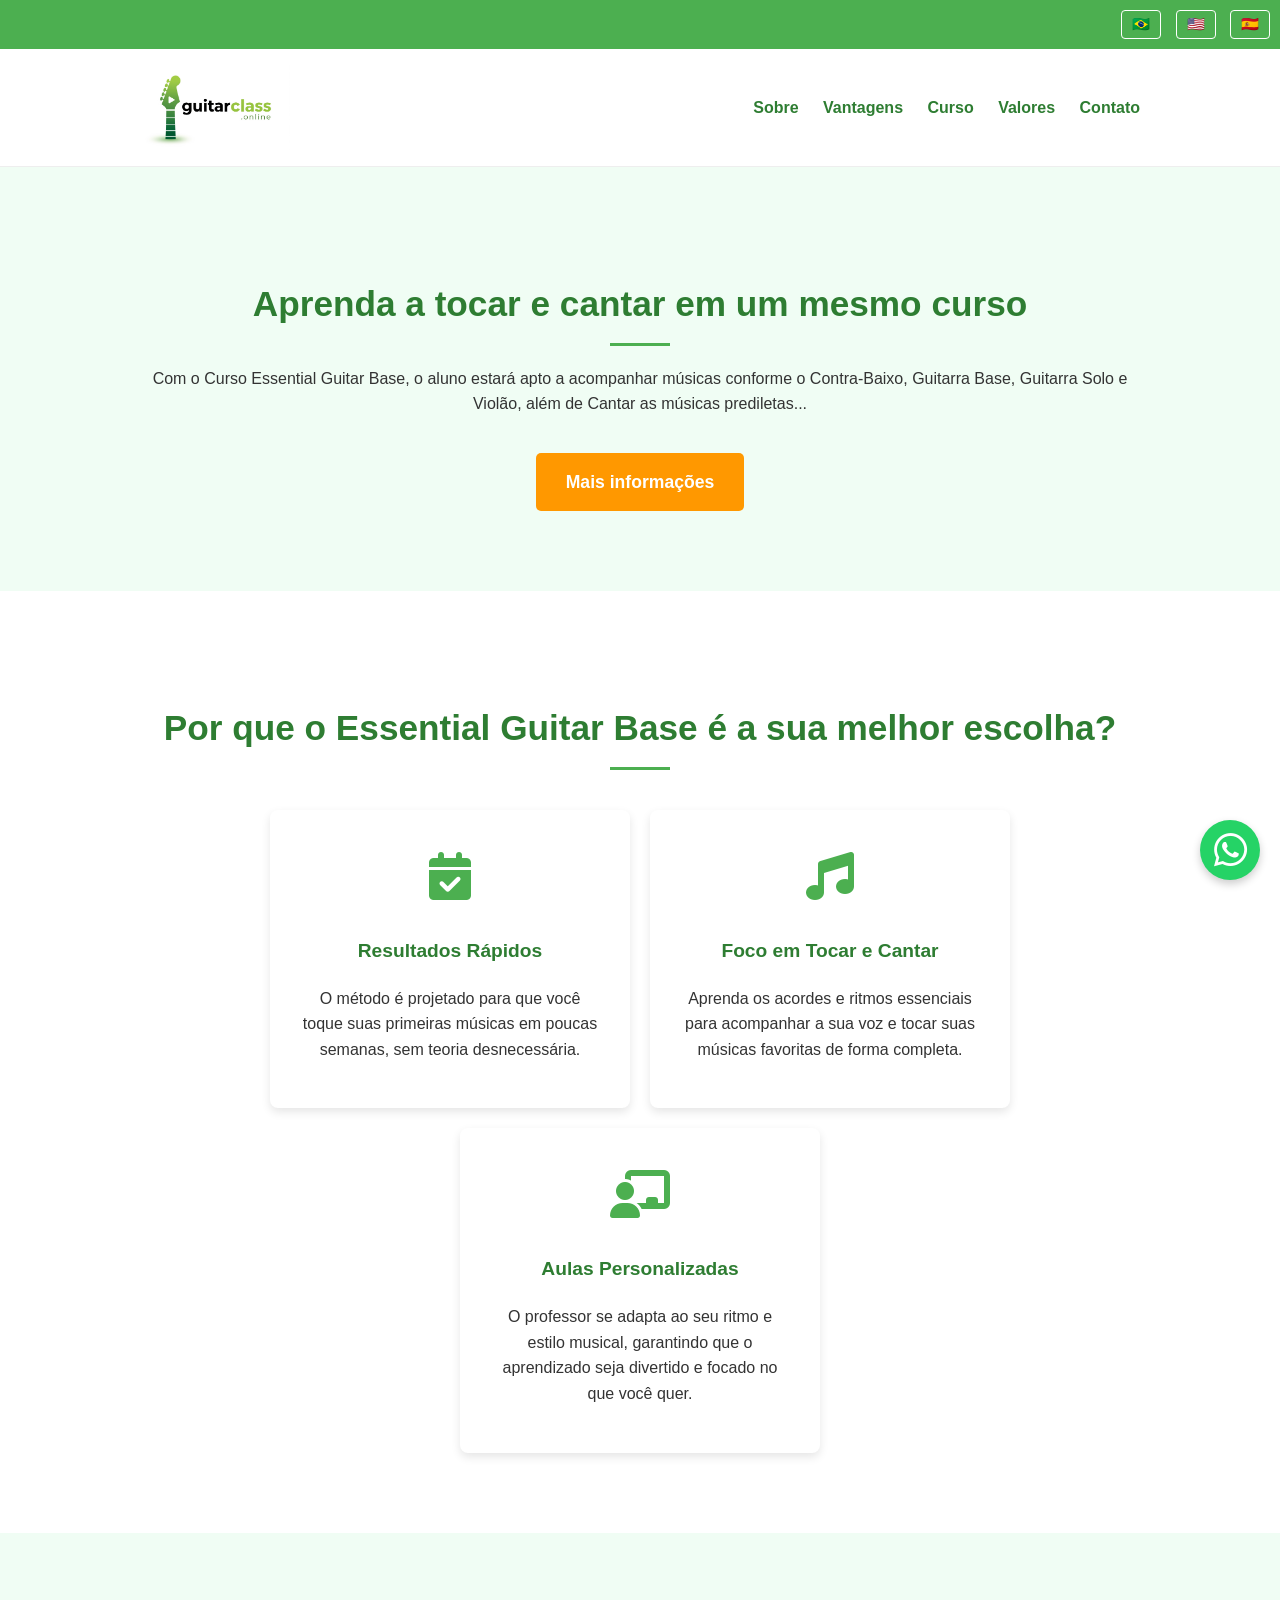
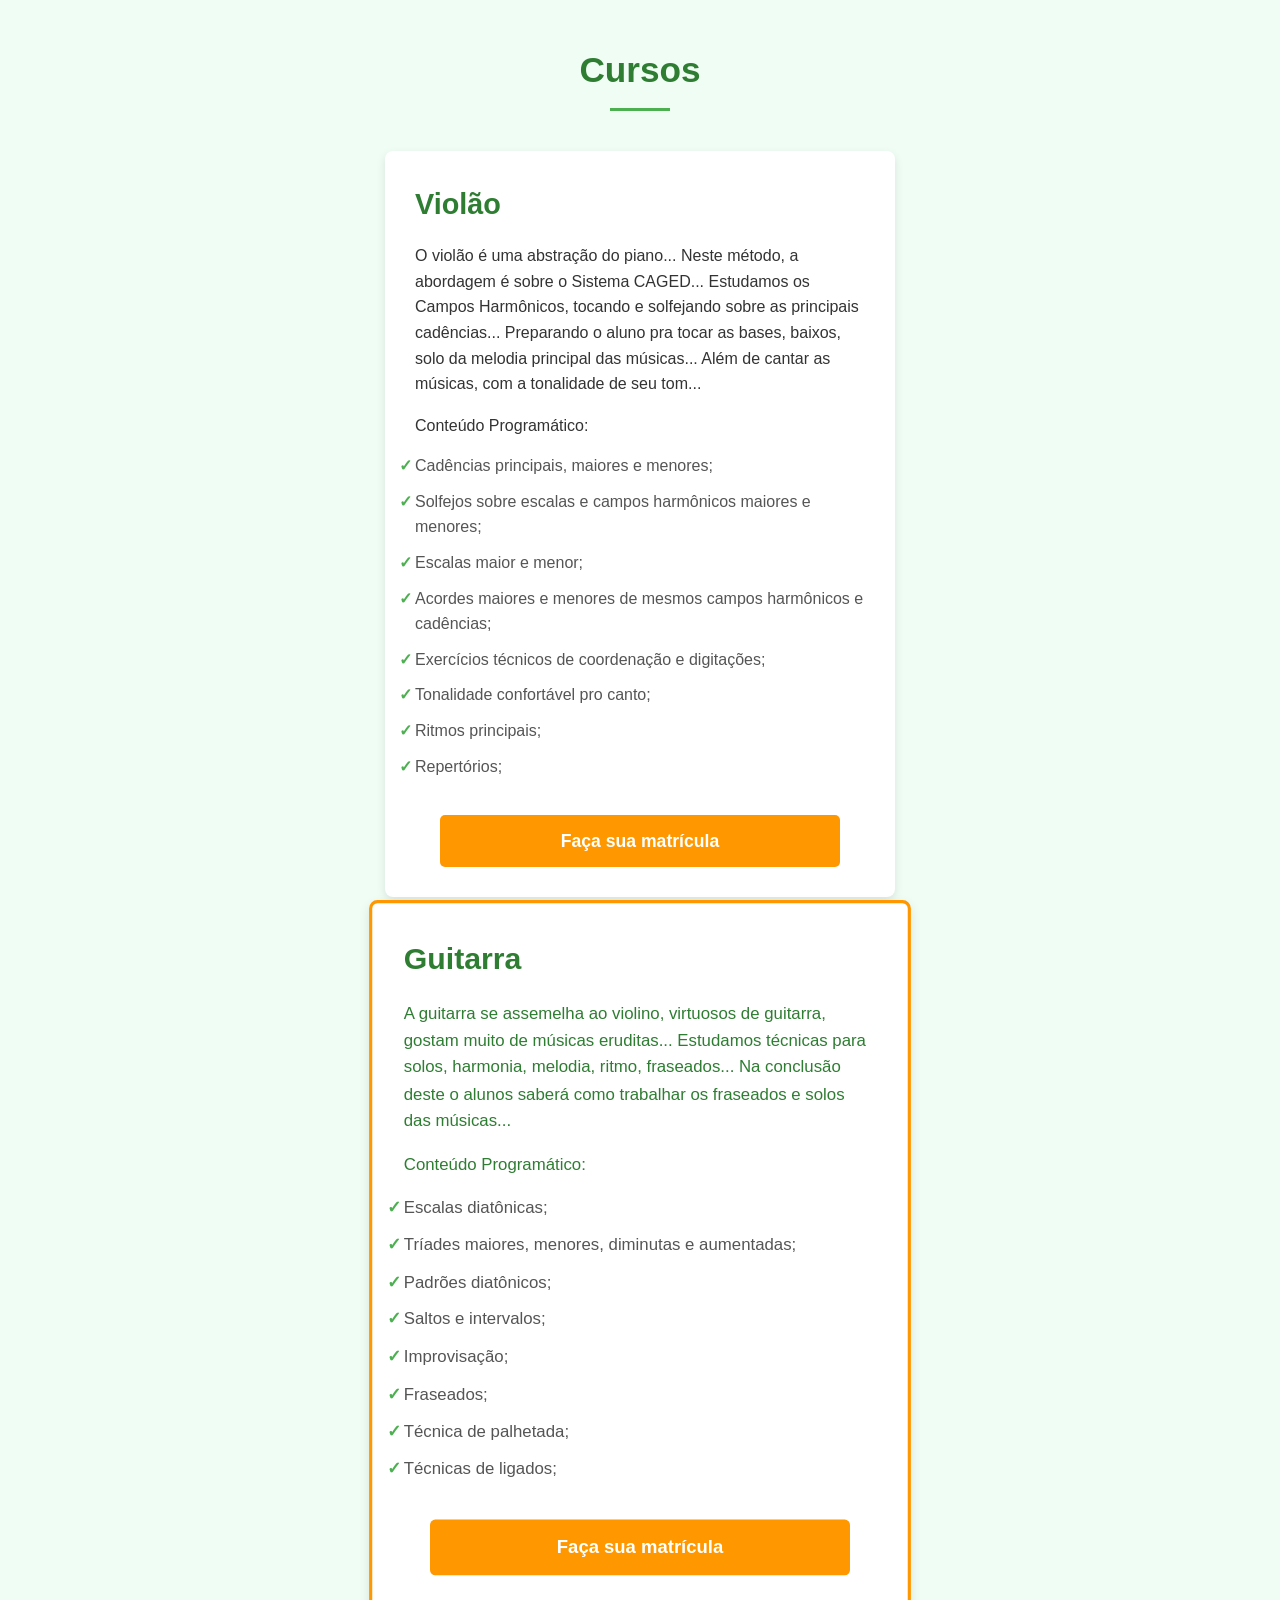
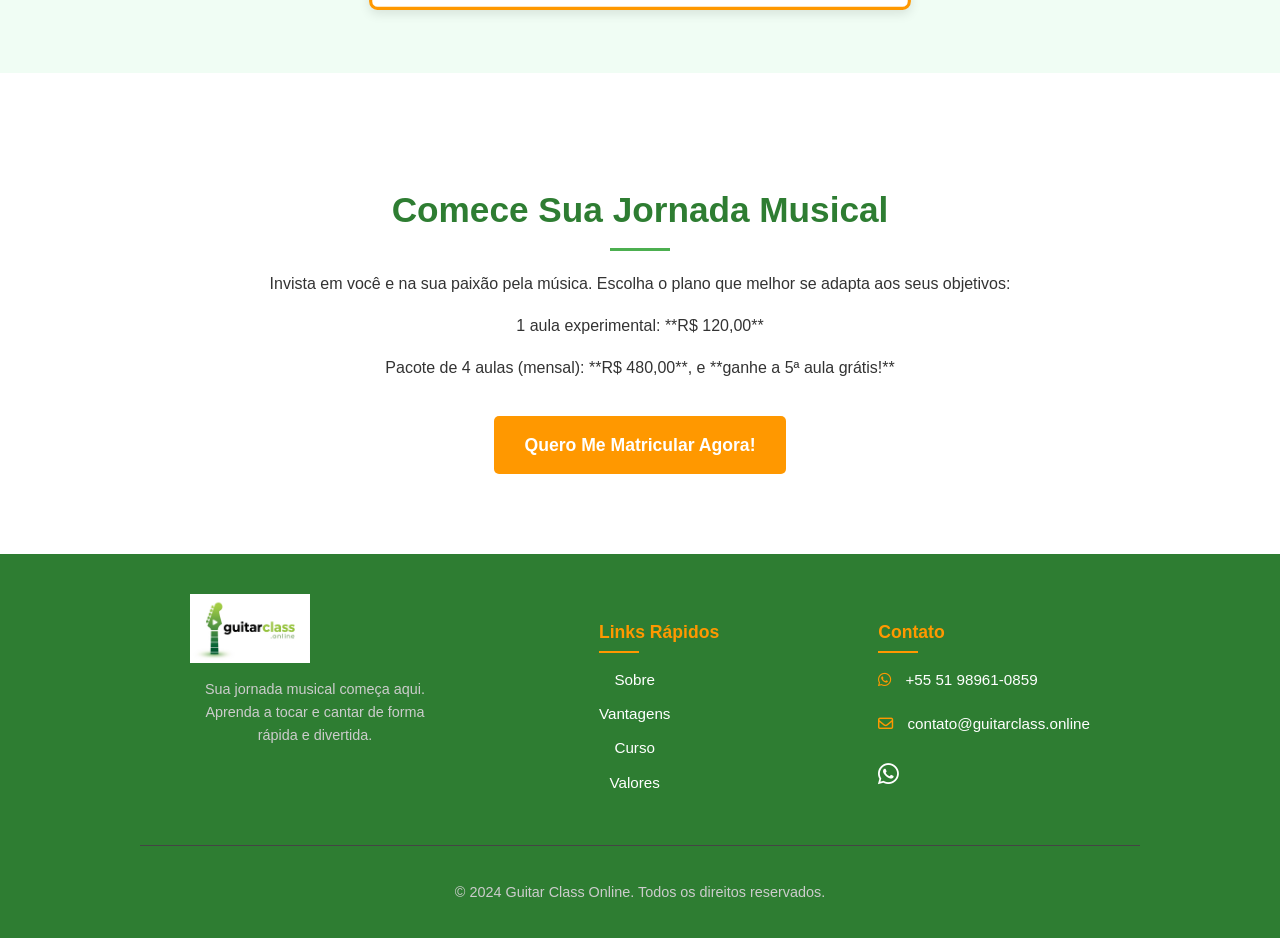
<file: v1/index.html>
<!DOCTYPE html>
<html lang="pt">
<head>
    <meta charset="UTF-8">
    <meta name="viewport" content="width=device-width, initial-scale=1.0">
    <title>Guitar Class Online - Aprenda a Tocar e Cantar</title>

    <link rel="icon" href="favicon.ico" type="image/x-icon">
    <link rel="shortcut icon" href="favicon.png" type="image/png">
    <link rel="stylesheet" href="https://cdnjs.cloudflare.com/ajax/libs/font-awesome/6.4.0/css/all.min.css">

    <style>
        :root {
            --primary-color: #4CAF50;
            --secondary-color: #66BB6A;
            --dark-color: #2e7d32;
            --text-color: #333;
            --background-color: #f0fdf4;
            --card-background: #fff;
            --accent-color: #ff9800;
        }

        body {
            font-family: 'Arial', sans-serif;
            margin: 0;
            padding: 0;
            background-color: var(--background-color);
            color: var(--text-color);
            line-height: 1.6;
        }

        .container {
            max-width: 1000px;
            margin: 0 auto;
            padding: 0 20px;
        }

        /* --- Estilos do Novo Cabeçalho --- */
        .main-header {
            background-color: var(--card-background);
            padding: 1rem 20px;
            border-bottom: 1px solid #eee;
            display: flex;
            justify-content: space-between;
            align-items: center;
        }

        .main-header .logo {
            max-width: 150px;
            height: auto;
            display: block;
        }

        .main-header nav a {
            color: var(--dark-color);
            margin-left: 20px;
            text-decoration: none;
            font-weight: bold;
            transition: color 0.3s ease;
        }

        .main-header nav a:hover {
            color: var(--primary-color);
        }

        /* Estilos do Menu Hamburguer */
        .menu-toggle {
            display: none;
            background: none;
            border: none;
            cursor: pointer;
            font-size: 1.5rem;
            color: var(--dark-color);
        }

        .menu-close {
            display: none; /* Esconde o botão de fechar por padrão */
            background: none;
            border: none;
            cursor: pointer;
            font-size: 1.5rem;
            color: var(--dark-color);
            position: absolute;
            top: 20px;
            right: 20px;
        }

        /* Estilos para telas pequenas (Mobile) */
        @media (max-width: 768px) {
            .main-header .container {
                justify-content: space-between;
                align-items: center;
            }

            .main-header nav {
                display: none;
                flex-direction: column;
                position: fixed;
                top: 0;
                right: 0;
                width: 70%;
                max-width: 300px;
                height: 100%;
                background-color: var(--card-background);
                box-shadow: -2px 0 5px rgba(0,0,0,0.2);
                padding-top: 60px;
                z-index: 1001;
                transition: transform 0.3s ease-in-out;
                transform: translateX(100%);
            }

            .main-header nav.open {
                display: flex;
                transform: translateX(0);
            }

            .main-header nav a {
                margin: 0;
                padding: 15px 20px;
                border-bottom: 1px solid #eee;
                width: 100%;
                text-align: left;
            }

            .main-header nav a:last-child {
                border-bottom: none;
            }

            .menu-toggle {
                display: block;
            }
            
            .main-header nav.open .menu-close {
                display: block;
            }
        }
        
        /* --- Fim dos Estilos do Novo Cabeçalho --- */

        section {
            padding: 80px 0;
            text-align: center;
        }

        section:nth-child(even) {
            background-color: #fff;
        }

        section h2 {
            font-size: 2.2rem;
            margin-bottom: 20px;
            color: var(--dark-color);
            position: relative;
        }

        section h2::after {
            content: '';
            display: block;
            width: 60px;
            height: 3px;
            background: var(--primary-color);
            margin: 10px auto 0;
        }

        .cta-button {
            background-color: var(--accent-color);
            color: #fff;
            padding: 15px 30px;
            text-decoration: none;
            border-radius: 5px;
            font-size: 1.1rem;
            font-weight: bold;
            margin-top: 20px;
            display: inline-block;
            transition: background-color 0.3s ease, transform 0.3s ease;
        }

        .cta-button:hover {
            background-color: #f57c00;
            transform: scale(1.05);
        }

        .usp-grid {
            display: flex;
            justify-content: center;
            flex-wrap: wrap;
            gap: 20px;
            margin-top: 40px;
        }

        .usp-card {
            background: var(--card-background);
            border-radius: 8px;
            box-shadow: 0 4px 10px rgba(0,0,0,0.1);
            padding: 30px;
            max-width: 300px;
            text-align: center;
            transition: transform 0.3s ease;
        }
        
        .usp-card:hover {
            transform: translateY(-5px);
        }

        .usp-card .icon {
            font-size: 3rem;
            color: var(--primary-color);
            margin-bottom: 15px;
        }

        .usp-card h3 {
            font-size: 1.2rem;
            color: var(--dark-color);
        }

        .course-grid {
            display: flex;
            justify-content: center;
            flex-wrap: wrap;
            gap: 20px;
            margin-top: 40px;
        }

        .course-card {
            background: var(--card-background);
            border-radius: 8px;
            box-shadow: 0 4px 10px rgba(0,0,0,0.1);
            padding: 30px;
            max-width: 450px;
            text-align: left;
            transition: transform 0.3s ease, box-shadow 0.3s ease;
            display: flex;
            flex-direction: column;
            justify-content: space-between;
        }

        .course-card:hover {
            transform: translateY(-10px);
            box-shadow: 0 8px 20px rgba(0,0,0,0.15);
        }
        
        .course-card-highlighted {
            background-color: var(--card-background); 
            border: 3px solid var(--accent-color);
            transform: scale(1.05);
        }

        .course-card-highlighted h3, .course-card-highlighted p, .course-card-highlighted b {
            color: var(--dark-color); 
        }
        
        .course-card-highlighted ul li, .course-card-highlighted li {
            color: var(--text-color); 
        }

        .course-card-highlighted h3 {
            color: var(--primary-color);
        }
        
        .course-card-highlighted ul li::before {
            color: var(--primary-color); 
        }
        
        .course-card h3 {
            color: var(--dark-color);
            font-size: 1.8rem;
            margin-top: 0;
            margin-bottom: 10px;
        }

        .course-card p {
            font-size: 1rem;
            margin-bottom: 15px;
        }

        .course-card ul {
            list-style: none;
            padding: 0;
            margin-top: 15px;
        }

        .course-card ul li {
            margin-bottom: 10px;
            font-size: 1rem;
            color: #555;
            text-align: left;
        }
        
        .course-card ul li b {
            color: var(--dark-color);
        }
        
        .course-card-highlighted ul li b {
            color: var(--dark-color); 
        }

        .course-card ul li::before {
            content: '✓';
            color: var(--primary-color);
            font-weight: bold;
            display: inline-block;
            width: 1em;
            margin-left: -1em;
        }
        
        .course-card-button {
            margin-top: auto; 
            display: block;
            text-align: center;
        }
        
        .course-card-button .cta-button {
            margin-top: 20px;
            width: 80%;
            padding: 12px 20px;
        }

        .language-switcher {
            text-align: right;
            padding: 10px;
            background-color: var(--primary-color);
        }

        .language-switcher button {
            background: none;
            border: 1px solid #fff;
            color: #fff;
            cursor: pointer;
            margin-left: 10px;
            font-size: 0.9rem;
            padding: 5px 10px;
            border-radius: 4px;
            transition: background-color 0.3s ease;
        }

        .language-switcher button:hover {
            background-color: var(--dark-color);
        }

        .whatsapp-button {
            position: fixed;
            bottom: 20px;
            right: 20px;
            background-color: #25d366;
            color: #fff;
            border-radius: 50%;
            width: 60px;
            height: 60px;
            display: flex;
            align-items: center;
            justify-content: center;
            font-size: 38px;
            box-shadow: 0 4px 8px rgba(0, 0, 0, 0.2);
            z-index: 1000;
            text-decoration: none;
            transition: transform 0.3s ease;
        }

        .whatsapp-button:hover {
            transform: scale(1.1);
        }

        /* --- Início dos Estilos do Novo Rodapé --- */
        footer {
            background-color: var(--dark-color);
            color: #fff;
            padding: 40px 0 20px;
        }

        footer .container {
            display: flex;
            flex-direction: column;
            align-items: center;
            text-align: center;
        }

        .footer-content {
            display: flex;
            justify-content: space-between;
            align-items: flex-start;
            width: 100%;
            max-width: 900px;
            flex-wrap: wrap;
            gap: 30px;
        }

        .footer-logo img {
            max-width: 120px;
            margin-bottom: 15px;
        }

        .footer-logo p {
            font-size: 0.9rem;
            max-width: 250px;
            color: #ccc;
            margin: 0;
        }
        
        .footer-section {
            display: flex;
            flex-direction: column;
            align-items: flex-start;
        }
        
        .footer-section h4 {
            color: var(--accent-color);
            font-size: 1.1rem;
            margin-bottom: 15px;
            position: relative;
        }

        .footer-section h4::after {
            content: '';
            display: block;
            width: 40px;
            height: 2px;
            background: var(--accent-color);
            margin-top: 5px;
        }

        .footer-section .footer-nav, .footer-section .contact-info, .footer-section .social-links {
            list-style: none;
            padding: 0;
            margin: 0;
        }

        .footer-section .footer-nav a, .footer-section .contact-info a {
            color: #fff;
            text-decoration: none;
            transition: color 0.3s ease;
            display: block;
            margin-bottom: 10px;
            font-size: 0.95rem;
        }

        .footer-section .footer-nav a:hover, .footer-section .contact-info a:hover {
            color: var(--accent-color);
        }

        .contact-info li {
            display: flex;
            align-items: center;
            margin-bottom: 10px;
        }
        
        .contact-info li i {
            margin-right: 10px;
            color: var(--accent-color);
        }

        .social-links {
            display: flex;
            gap: 15px;
            margin-top: 10px;
        }

        .social-links a {
            color: #fff;
            font-size: 1.5rem;
            transition: color 0.3s ease, transform 0.3s ease;
        }

        .social-links a:hover {
            color: var(--accent-color);
            transform: scale(1.1);
        }

        .footer-bottom {
            margin-top: 40px;
            padding-top: 20px;
            border-top: 1px solid #444;
            width: 100%;
            text-align: center;
        }
        
        .footer-bottom .copyright {
            font-size: 0.9rem;
            color: #ccc;
        }

        @media (max-width: 768px) {
            .footer-content {
                flex-direction: column;
                align-items: center;
            }

            .footer-section {
                align-items: center;
                width: 100%;
            }
            
            .footer-section h4::after {
                margin: 5px auto 0;
            }
            
            .footer-logo {
                text-align: center;
            }
            
            .footer-section .footer-nav a, .footer-section .contact-info a {
                text-align: center;
            }
        }
        /* --- Fim dos Estilos do Novo Rodapé --- */
    </style>
</head>
<body>

    <div class="language-switcher">
        <button onclick="changeLanguage('pt')">🇧🇷</button>
        <button onclick="changeLanguage('en')">🇺🇸</button>
        <button onclick="changeLanguage('es')">🇪🇸</button>
    </div>

    <header class="main-header">
        <div class="container" style="display: flex; justify-content: space-between; align-items: center; width: 100%;">
            <a href="#"><img src="logo.png" alt="Logotipo Guitar Class Online" class="logo"></a>
            <button class="menu-toggle" id="menu-toggle" aria-label="Toggle navigation">
                <i class="fas fa-bars"></i>
            </button>
            <nav id="main-nav">
                <button class="menu-close" id="menu-close" aria-label="Close navigation">
                    <i class="fas fa-times"></i>
                </button>
                <a href="#about" class="nav-link" data-lang-key="nav_about">Sobre</a>
                <a href="#usp" class="nav-link" data-lang-key="nav_usp">Vantagens</a>
                <a href="#courses" class="nav-link" data-lang-key="nav_courses">Curso</a>
                <a href="#pricing" class="nav-link" data-lang-key="nav_pricing">Valores</a>
                <a href="#contact" class="nav-link" data-lang-key="nav_contact">Contato</a>
            </nav>
        </div>
    </header>

    <section id="about">
        <div class="container">
            <h2 data-lang-key="about_title">Aprenda a tocar e cantar em um mesmo curso</h2>
            <p data-lang-key="about_text">Com o Curso Essential Guitar Base, o aluno estará apto a acompanhar músicas conforme o Contra-Baixo, Guitarra Base, Guitarra Solo e Violão, além de Cantar as músicas prediletas...</p>
            <a href="#courses" class="cta-button" data-lang-key="hero_cta">Mais informações</a>
        </div>
    </section>

    <section id="usp">
        <div class="container">
            <h2 data-lang-key="usp_title">Por que o Essential Guitar Base é a sua melhor escolha?</h2>
            <div class="usp-grid">
                <div class="usp-card">
                    <div class="icon"><i class="fas fa-calendar-check"></i></div>
                    <h3 data-lang-key="usp_1_title">Resultados Rápidos</h3>
                    <p data-lang-key="usp_1_text">O método é projetado para que você toque suas primeiras músicas em poucas semanas, sem teoria desnecessária.</p>
                </div>
                <div class="usp-card">
                    <div class="icon"><i class="fas fa-music"></i></div>
                    <h3 data-lang-key="usp_2_title">Foco em Tocar e Cantar</h3>
                    <p data-lang-key="usp_2_text">Aprenda os acordes e ritmos essenciais para acompanhar a sua voz e tocar suas músicas favoritas de forma completa.</p>
                </div>
                <div class="usp-card">
                    <div class="icon"><i class="fas fa-chalkboard-teacher"></i></div>
                    <h3 data-lang-key="usp_3_title">Aulas Personalizadas</h3>
                    <p data-lang-key="usp_3_text">O professor se adapta ao seu ritmo e estilo musical, garantindo que o aprendizado seja divertido e focado no que você quer.</p>
                </div>
            </div>
        </div>
    </section>

    <section id="courses">
        <div class="container">
            <h2 data-lang-key="courses_title">Cursos</h2>
            <div class="course-grid">
                <div class="course-card">
                    <div>
                        <h3 data-lang-key="course_base_title">Violão</h3>
                        <p data-lang-key="course_base_text"></p>
                        <p data-lang-key="course_program_title"><b>Conteúdo Programático:</b></p>
                        <ul data-lang-key="course_base_program"></ul>
                    </div>
                    <div class="course-card-button">
                        <a href="#pricing" class="cta-button" data-lang-key="enroll_cta">Faça sua matrícula</a>
                    </div>
                </div>

                <div class="course-card course-card-highlighted">
                    <div>
                        <h3 data-lang-key="course_guitar_title">Guitarra</h3>
                        <p data-lang-key="course_guitar_text"></p>
                        <p data-lang-key="course_program_title"><b>Conteúdo Programático:</b></p>
                        <ul data-lang-key="course_guitar_program"></ul>
                    </div>
                    <div class="course-card-button">
                        <a href="#pricing" class="cta-button" data-lang-key="enroll_cta">Faça sua matrícula</a>
                    </div>
                </div>
            </div>
        </div>
    </section>

    <section id="pricing">
        <div class="container">
            <h2 data-lang-key="pricing_title">Comece Sua Jornada Musical</h2>
            <p data-lang-key="pricing_text">Invista em você e na sua paixão pela música. Escolha o plano que melhor se adapta aos seus objetivos:</p>
            <p data-lang-key="pricing_promo">1 aula experimental: **R$ 120,00**</p>
            <p data-lang-key="pricing_promo_2">Pacote de 4 aulas (mensal): **R$ 480,00**, e **ganhe a 5ª aula grátis!**</p>
            <a href="https://wa.me/5551989610859" class="cta-button" data-lang-key="pricing_cta">Quero Me Matricular Agora!</a>
        </div>
    </section>

    <footer id="contact">
        <div class="container">
            <div class="footer-content">
                <div class="footer-section footer-logo">
                    <img src="logo.png" alt="Logotipo Guitar Class Online">
                    <p data-lang-key="footer_description">Sua jornada musical começa aqui. Aprenda a tocar e cantar de forma rápida e divertida.</p>
                </div>
                <div class="footer-section">
                    <h4 data-lang-key="footer_links_title">Links Rápidos</h4>
                    <ul class="footer-nav">
                        <li><a href="#about" data-lang-key="nav_about">Sobre</a></li>
                        <li><a href="#usp" data-lang-key="nav_usp">Vantagens</a></li>
                        <li><a href="#courses" data-lang-key="nav_courses">Curso</a></li>
                        <li><a href="#pricing" data-lang-key="nav_pricing">Valores</a></li>
                    </ul>
                </div>
                <div class="footer-section">
                    <h4 data-lang-key="footer_contact_title">Contato</h4>
                    <ul class="contact-info">
                        <li><a href="https://wa.me/5551989610859" target="_blank" rel="noopener noreferrer"><i class="fab fa-whatsapp"></i> +55 51 98961-0859</a></li>
                        <li><a href="mailto:contato@guitarclass.online"><i class="far fa-envelope"></i> contato@guitarclass.online</a></li>
                    </ul>
                    <div class="social-links">
                        <a href="https://wa.me/5551989610859" target="_blank" rel="noopener noreferrer" title="WhatsApp"><i class="fab fa-whatsapp"></i></a>
                    </div>
                </div>
            </div>
            <div class="footer-bottom">
                <p class="copyright" data-lang-key="footer_copyright">&copy; 2024 Guitar Class Online. Todos os direitos reservados.</p>
            </div>
        </div>
    </footer>

    <a href="https://wa.me/5551989610859" class="whatsapp-button" target="_blank" rel="noopener noreferrer">
        <i class="fab fa-whatsapp"></i>
    </a>

    <script>
        const translations = {
            'pt': {
                'nav_about': 'Sobre',
                'nav_usp': 'Vantagens',
                'nav_courses': 'Curso',
                'nav_pricing': 'Valores',
                'nav_contact': 'Contato',
                'about_title': 'Aprenda a tocar e cantar em um mesmo curso',
                'about_text': 'Com o Curso Essential Guitar Base, o aluno estará apto a acompanhar músicas conforme o Contra-Baixo, Guitarra Base, Guitarra Solo e Violão, além de Cantar as músicas prediletas...',
                'hero_cta': 'Mais informações',
                'usp_title': 'Por que o Essential Guitar Base é a sua melhor escolha?',
                'usp_1_title': 'Resultados Rápidos',
                'usp_1_text': 'O método é projetado para que você toque suas primeiras músicas em poucas semanas, sem teoria desnecessária.',
                'usp_2_title': 'Foco em Tocar e Cantar',
                'usp_2_text': 'Aprenda os acordes e ritmos essenciais para acompanhar a sua voz e tocar suas músicas favoritas de forma completa.',
                'usp_3_title': 'Aulas Personalizadas',
                'usp_3_text': 'O professor se adapta ao seu ritmo e estilo musical, garantindo que o aprendizado seja divertido e focado no que você quer.',
                'courses_title': 'Cursos',
                'course_base_title': 'Violão',
                'course_base_text': 'O violão é uma abstração do piano... Neste método, a abordagem é sobre o Sistema CAGED... Estudamos os Campos Harmônicos, tocando e solfejando sobre as principais cadências... Preparando o aluno pra tocar as bases, baixos, solo da melodia principal das músicas... Além de cantar as músicas, com a tonalidade de seu tom...',
                'course_program_title': 'Conteúdo Programático:',
                'course_base_program': [
                    'Cadências principais, maiores e menores;',
                    'Solfejos sobre escalas e campos harmônicos maiores e menores;',
                    'Escalas maior e menor;',
                    'Acordes maiores e menores de mesmos campos harmônicos e cadências;',
                    'Exercícios técnicos de coordenação e digitações;',
                    'Tonalidade confortável pro canto;',
                    'Ritmos principais;',
                    'Repertórios;'
                ],
                'course_guitar_title': 'Guitarra',
                'course_guitar_text': 'A guitarra se assemelha ao violino, virtuosos de guitarra, gostam muito de músicas eruditas... Estudamos técnicas para solos, harmonia, melodia, ritmo, fraseados... Na conclusão deste o alunos saberá como trabalhar os fraseados e solos das músicas...',
                'course_guitar_program': [
                    'Escalas diatônicas;',
                    'Tríades maiores, menores, diminutas e aumentadas;',
                    'Padrões diatônicos;',
                    'Saltos e intervalos;',
                    'Improvisação;',
                    'Fraseados;',
                    'Técnica de palhetada;',
                    'Técnicas de ligados;'
                ],
                'enroll_cta': 'Faça sua matrícula',
                'pricing_title': 'Comece Sua Jornada Musical',
                'pricing_text': 'Invista em você e na sua paixão pela música. Escolha o plano que melhor se adapta aos seus objetivos:',
                'pricing_promo': '1 aula experimental: **R$ 120,00**',
                'pricing_promo_2': 'Pacote de 4 aulas (mensal): **R$ 480,00**, e **ganhe a 5ª aula grátis!**',
                'pricing_cta': 'Quero Me Matricular Agora!',
                'footer_description': 'Sua jornada musical começa aqui. Aprenda a tocar e cantar de forma rápida e divertida.',
                'footer_links_title': 'Links Rápidos',
                'footer_contact_title': 'Contato',
                'footer_copyright': '&copy; 2024 Guitar Class Online. Todos os direitos reservados.'
            },
            'en': {
                'nav_about': 'About',
                'nav_usp': 'Advantages',
                'nav_courses': 'Course',
                'nav_pricing': 'Pricing',
                'nav_contact': 'Contact',
                'about_title': 'Learn to play and sing in the same course',
                'about_text': 'With the Essential Guitar Base Course, the student will be able to accompany songs in the style of Bass, Rhythm Guitar, Lead Guitar, and Acoustic Guitar, as well as sing their favorite songs...',
                'hero_cta': 'More information',
                'usp_title': 'Why is the Essential Guitar Base your best choice?',
                'usp_1_title': 'Fast Results',
                'usp_1_text': 'The method is designed so you can play your first songs in just a few weeks, without unnecessary theory.',
                'usp_2_title': 'Focus on Playing and Singing',
                'usp_2_text': 'Learn the essential chords and rhythms to accompany your voice and play your favorite songs completely.',
                'usp_3_title': 'Personalized Classes',
                'usp_3_text': 'The teacher adapts to your pace and musical style, ensuring that learning is fun and focused on what you want.',
                'courses_title': 'Courses',
                'course_base_title': 'Acoustic Guitar',
                'course_base_text': 'The acoustic guitar is an abstraction of the piano... In this method, the approach is based on the CAGED system... We study Harmonic Fields, playing and solfeggiating over the main cadences... Preparing the student to play bases, bass lines, and the main melody solo of songs... In addition to singing songs, with the right key for their voice...',
                'course_program_title': 'Curriculum:',
                'course_base_program': [
                    'Major and minor main cadences;',
                    'Solfeggiating over major and minor scales and harmonic fields;',
                    'Major and minor scales;',
                    'Major and minor chords of the same harmonic fields and cadences;',
                    'Technical exercises for coordination and fingering;',
                    'Comfortable key for singing;',
                    'Main rhythms;',
                    'Repertoires;'
                ],
                'course_guitar_title': 'Electric Guitar',
                'course_guitar_text': 'The electric guitar resembles the violin; virtuosos often love classical music... We study techniques for solos, harmony, melody, rhythm, and phrasing... Upon completion, students will know how to work on the phrasing and solos of songs...',
                'course_guitar_program': [
                    'Diatonic scales;',
                    'Major, minor, diminished, and augmented triads;',
                    'Diatonic patterns;',
                    'Jumps and intervals;',
                    'Improvisation;',
                    'Phrasing;',
                    'Picking technique;',
                    'Legato techniques;'
                ],
                'enroll_cta': 'Enroll now',
                'pricing_title': 'Start Your Musical Journey',
                'pricing_text': 'Invest in yourself and your passion for music. Choose the plan that best suits your goals:',
                'pricing_promo': '1 trial class: **$25.00**',
                'pricing_promo_2': '4-class package (monthly): **$100.00**, and **get a 5th class free!**',
                'pricing_cta': 'Enroll now!',
                'footer_description': 'Your musical journey begins here. Learn to play and sing quickly and in a fun way.',
                'footer_links_title': 'Quick Links',
                'footer_contact_title': 'Contact',
                'footer_copyright': '&copy; 2024 Guitar Class Online. All rights reserved.'
            },
            'es': {
                'nav_about': 'Acerca de',
                'nav_usp': 'Ventajas',
                'nav_courses': 'Curso',
                'nav_pricing': 'Valores',
                'nav_contact': 'Contacto',
                'about_title': 'Aprende a tocar y cantar en el mismo curso',
                'about_text': 'Con el Curso Essential Guitar Base, el estudiante podrá acompañar canciones como el Bajo, la Guitarra Rítmica, la Guitarra Solista y la Guitarra Acústica, además de cantar sus canciones favoritas...',
                'hero_cta': 'Más información',
                'usp_title': '¿Por qué el Essential Guitar Base es tu mejor opción?',
                'usp_1_title': 'Resultados Rápidos',
                'usp_1_text': 'El método está diseñado para que toques tus primeras canciones en solo unas semanas, sin teoría innecesaria.',
                'usp_2_title': 'Enfoque en Tocar y Cantar',
                'usp_2_text': 'Aprende los acordes y ritmos esenciales para acompañar tu voz y tocar tus canciones favoritas por completo.',
                'usp_3_title': 'Clases Personalizadas',
                'usp_3_text': 'El profesor se adapta a tu ritmo y estilo musical, garantizando que el aprendizaje sea divertido y se centre en lo que quieres.',
                'courses_title': 'Cursos',
                'course_base_title': 'Guitarra Acústica',
                'course_base_text': 'La guitarra acústica es una abstracción del piano... En este método, el enfoque se basa en el sistema CAGED... Estudiamos Campos Armónicos, tocando y solfeando sobre las principales cadencias... Preparando al estudiante para tocar bases, líneas de bajo y el solo de la melodía principal de las canciones... Además de cantar canciones, con la tonalidad adecuada para su voz...',
                'course_program_title': 'Contenido Programático:',
                'course_base_program': [
                    'Cadencias principales, mayores y menores;',
                    'Solfeos sobre escalas y campos armónicos mayores y menores;',
                    'Escalas mayor y menor;',
                    'Acordes mayores y menores de los mismos campos armónicos y cadencias;',
                    'Ejercicios técnicos de coordinación y digitaciones;',
                    'Tonalidad cómoda para cantar;',
                    'Ritmos principales;',
                    'Repertorios;'
                ],
                'course_guitar_title': 'Guitarra Eléctrica',
                'course_guitar_text': 'La guitarra eléctrica se asemeja al violín; a los virtuosos les encanta la música clásica... Estudiamos técnicas para solos, armonía, melodía, ritmo y fraseo... Al finalizar, los estudiantes sabrán cómo trabajar el fraseo y los solos de las canciones...',
                'course_guitar_program': [
                    'Escalas diatónicas;',
                    'Tríadas mayores, menores, disminuidas y aumentadas;',
                    'Patrones diatónicos;',
                    'Saltos e intervalos;',
                    'Improvisación;',
                    'Fraseo;',
                    'Técnica de púa;',
                    'Técnicas de ligados;'
                ],
                'enroll_cta': 'Inscríbete ahora',
                'pricing_title': 'Empieza tu Viaje Musical',
                'pricing_text': 'Invierte en ti mismo y en tu pasión por la música. Elige el plan que mejor se adapte a tus objetivos:',
                'pricing_promo': '1 clase de prueba: **€ 23,00**',
                'pricing_promo_2': 'Paquete de 4 clases (mensual): **€ 92,00**, y **¡recibe la 5ª clase gratis!**',
                'pricing_cta': 'Inscríbete ahora!',
                'footer_description': 'Tu viaje musical comienza aquí. Aprende a tocar y cantar de forma rápida y divertida.',
                'footer_links_title': 'Enlaces Rápidos',
                'footer_contact_title': 'Contacto',
                'footer_copyright': '&copy; 2024 Guitar Class Online. Todos los derechos reservados.'
            }
        };

        function changeLanguage(lang) {
            document.documentElement.lang = lang;

            document.querySelectorAll('[data-lang-key]').forEach(element => {
                const key = element.getAttribute('data-lang-key');
                if (translations[lang][key]) {
                    if (Array.isArray(translations[lang][key])) {
                        element.innerHTML = translations[lang][key].map(item => `<li>${item}</li>`).join('');
                    } else {
                        element.innerHTML = translations[lang][key];
                    }
                }
            });
        }

        document.addEventListener('DOMContentLoaded', () => {
            changeLanguage('pt');

            // Lógica do menu responsivo
            const menuToggle = document.getElementById('menu-toggle');
            const menuClose = document.getElementById('menu-close');
            const mainNav = document.getElementById('main-nav');

            const toggleMenu = () => {
                mainNav.classList.toggle('open');
            };

            menuToggle.addEventListener('click', toggleMenu);
            menuClose.addEventListener('click', toggleMenu);

            // Fecha o menu ao clicar em um link
            mainNav.querySelectorAll('a').forEach(link => {
                link.addEventListener('click', () => {
                    if (mainNav.classList.contains('open')) {
                        mainNav.classList.remove('open');
                    }
                });
            });
        });
    </script>
</body>
</html>
</file>
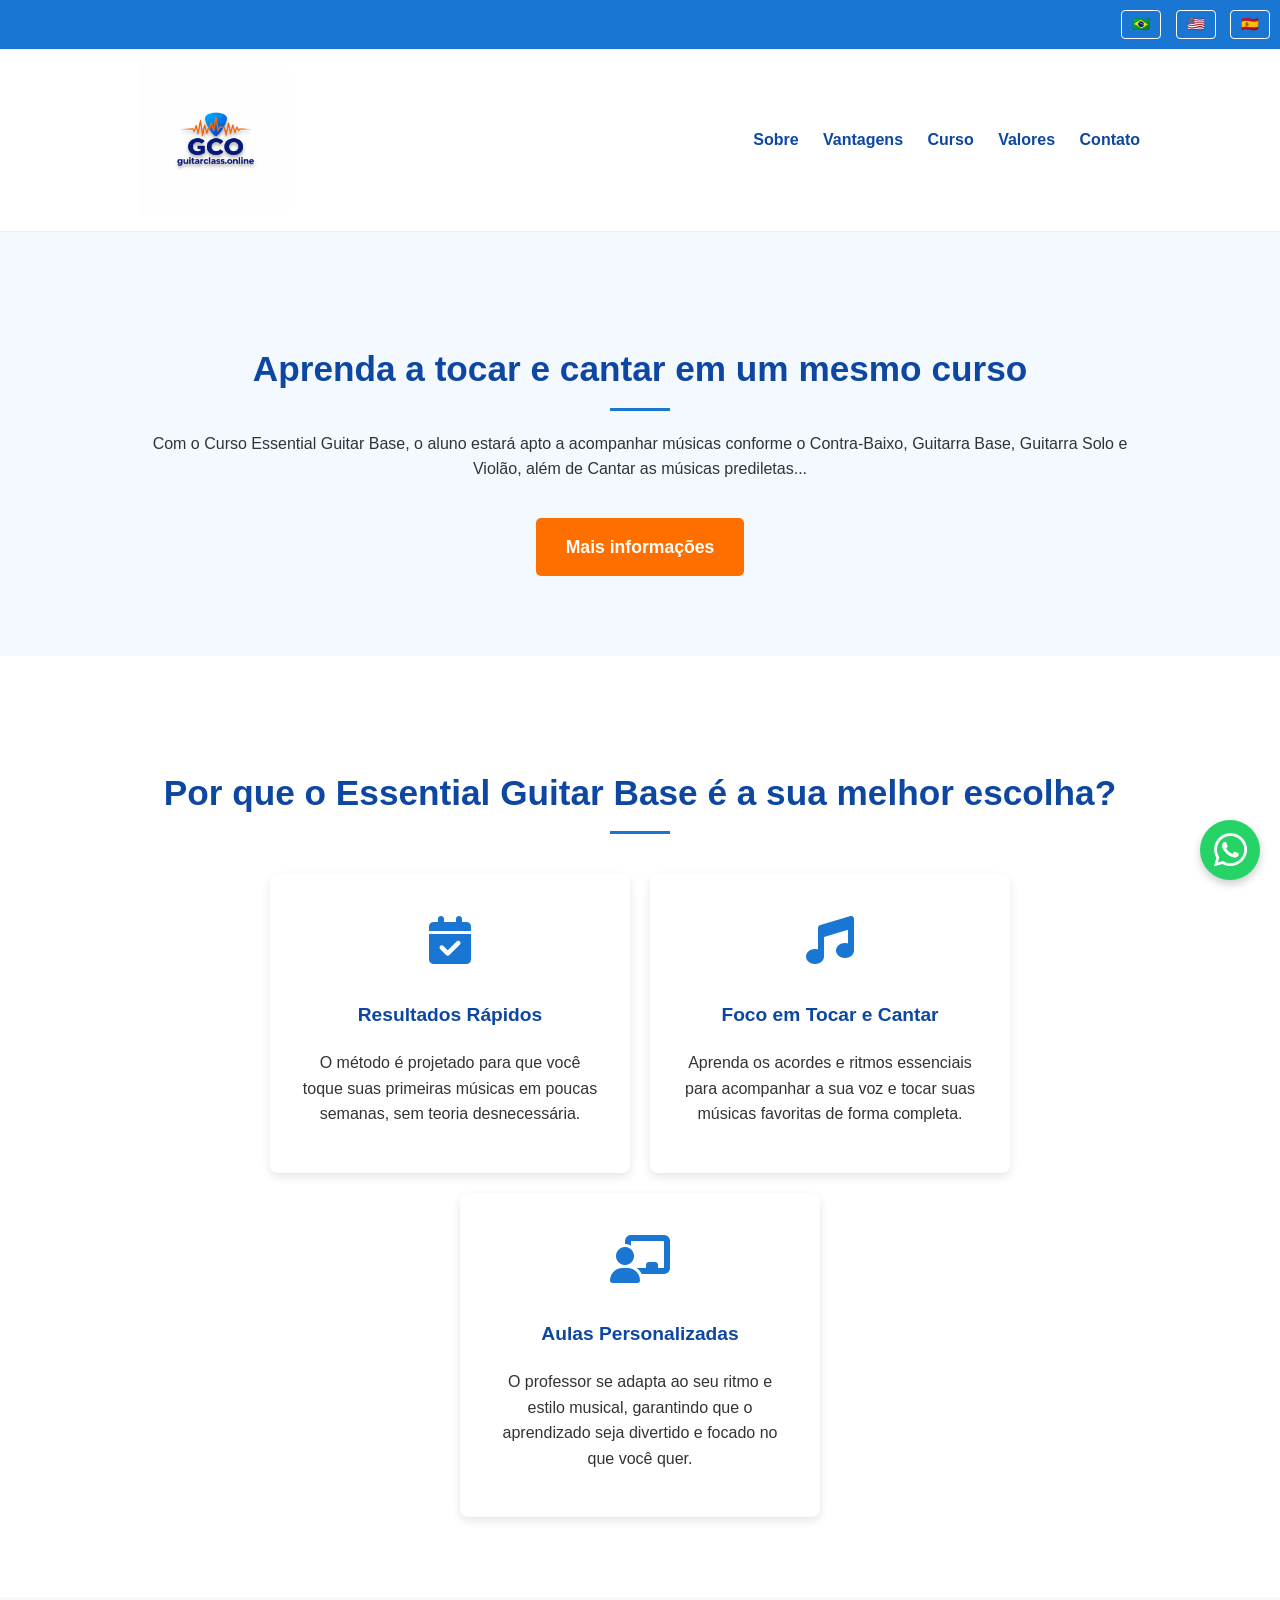
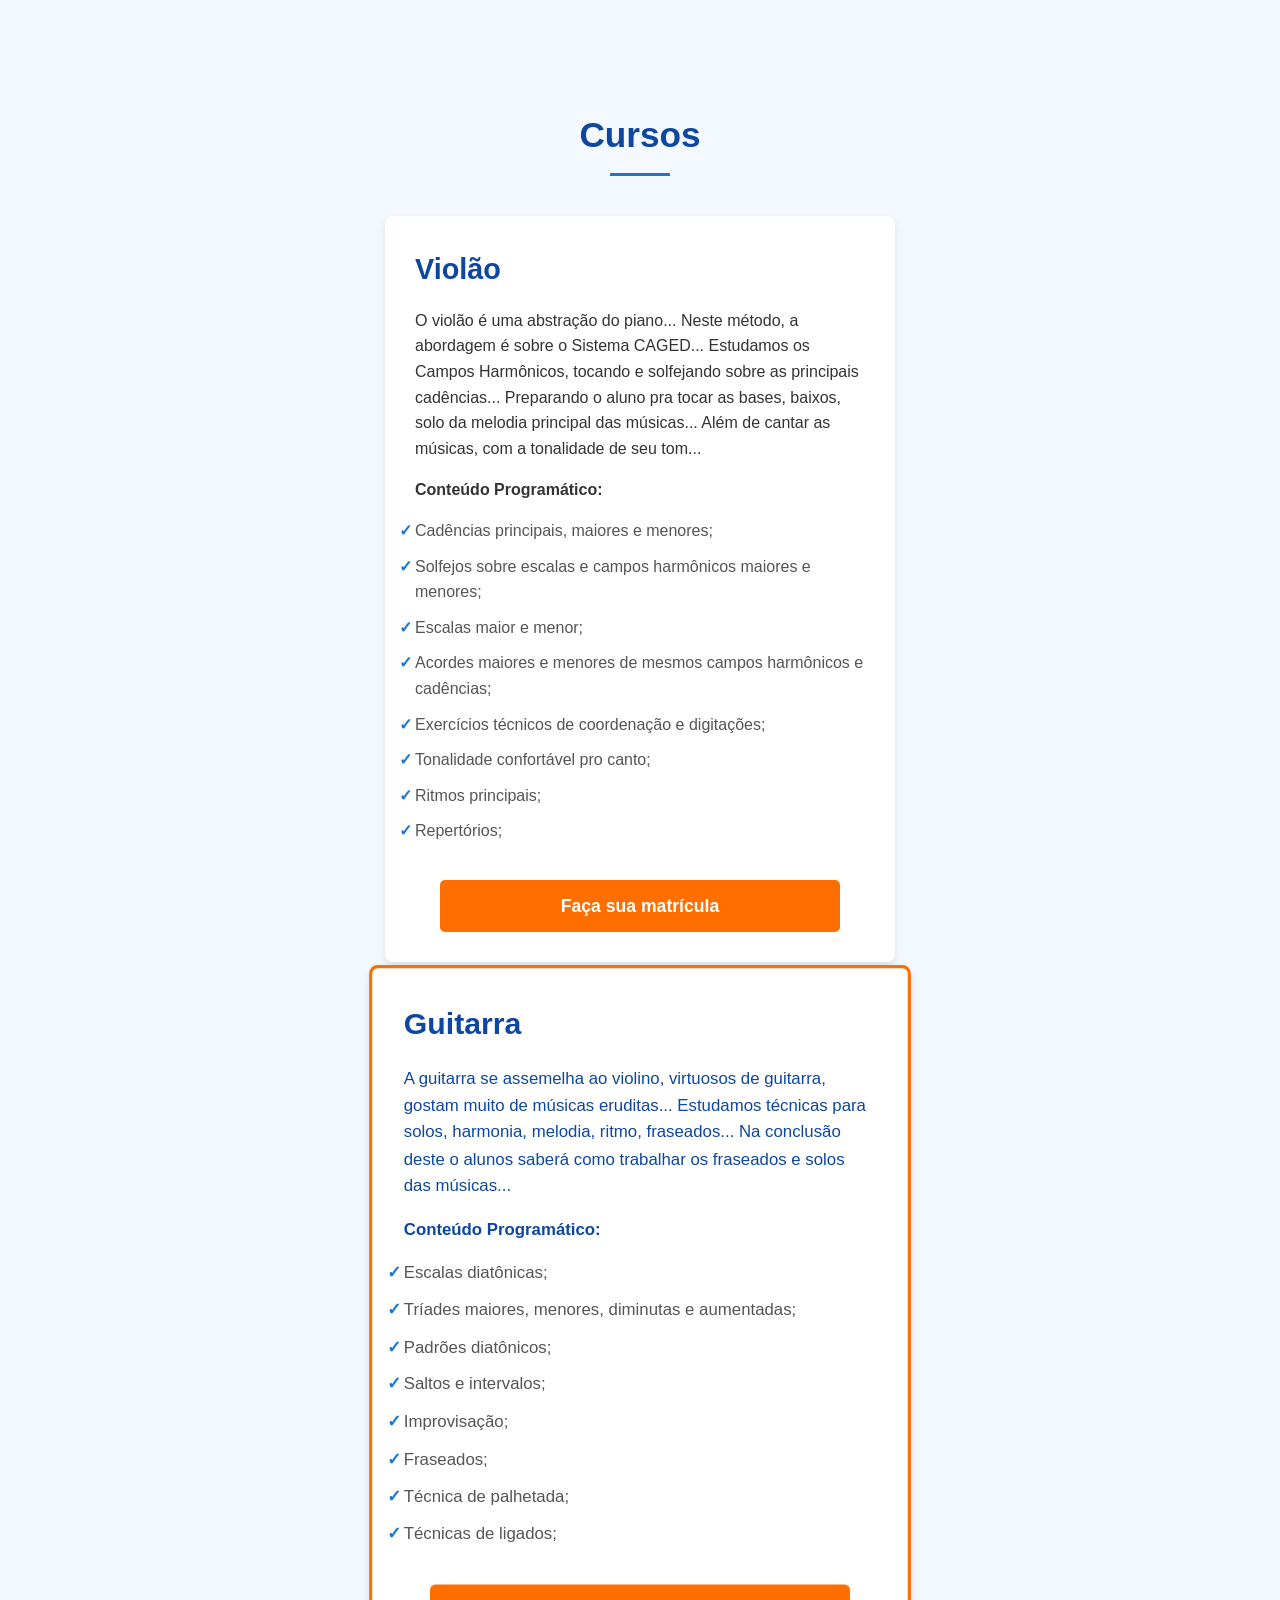
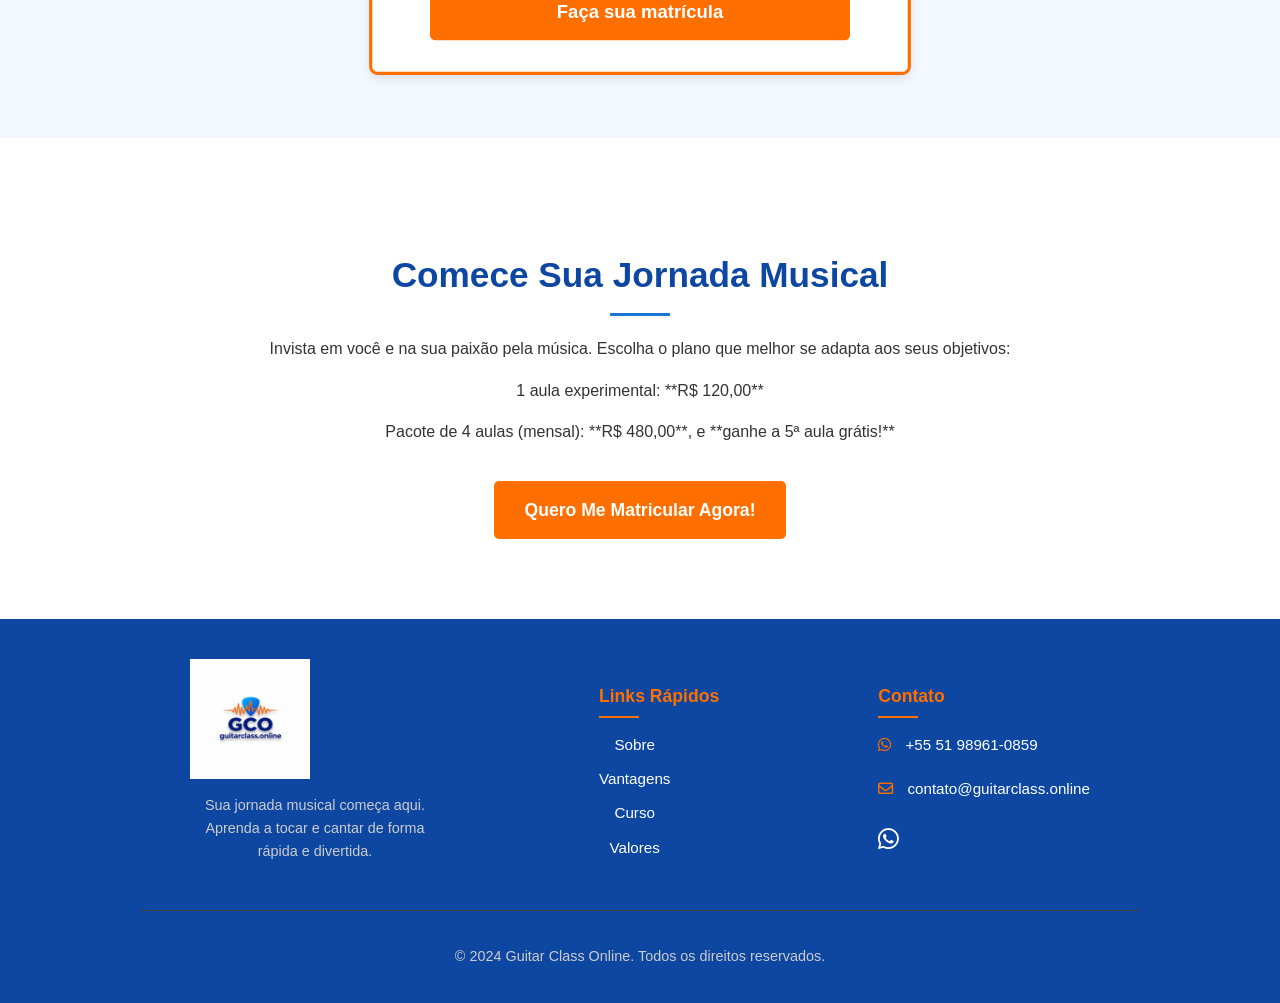
<file: v3/index.html>
<!DOCTYPE html>
<html lang="pt">
<head>
    <meta charset="UTF-8">
    <meta name="viewport" content="width=device-width, initial-scale=1.0">
    <title data-lang-key="page_title">Guitar Class Online</title>

    <link rel="icon" href="favicon.ico" type="image/x-icon">
    <link rel="shortcut icon" href="favicon.png" type="image/png">
    <link rel="stylesheet" href="style.css"> 
    <link rel="stylesheet" href="https://cdnjs.cloudflare.com/ajax/libs/font-awesome/6.4.0/css/all.min.css">
</head>
<body>

    <div class="language-switcher">
        <button onclick="changeLanguage('pt')">🇧🇷</button>
        <button onclick="changeLanguage('en')">🇺🇸</button>
        <button onclick="changeLanguage('es')">🇪🇸</button>
    </div>

    <header class="main-header">
        <div class="container" style="display: flex; justify-content: space-between; align-items: center; width: 100%;">
            <a href="#"><img src="logo.png" alt="Logotipo Guitar Class Online" class="logo"></a>
            <button class="menu-toggle" id="menu-toggle" aria-label="Toggle navigation">
                <i class="fas fa-bars"></i>
            </button>
            <nav id="main-nav">
                <button class="menu-close" id="menu-close" aria-label="Close navigation">
                    <i class="fas fa-times"></i>
                </button>
                <a href="#about" class="nav-link" data-lang-key="nav_about"></a>
                <a href="#usp" class="nav-link" data-lang-key="nav_usp"></a>
                <a href="#courses" class="nav-link" data-lang-key="nav_courses"></a>
                <a href="#pricing" class="nav-link" data-lang-key="nav_pricing"></a>
                <a href="#contact" class="nav-link" data-lang-key="nav_contact"></a>
            </nav>
        </div>
    </header>

    <section id="about">
        <div class="container">
            <h2 data-lang-key="about_title"></h2>
            <p data-lang-key="about_text"></p>
            <a href="#courses" class="cta-button" data-lang-key="hero_cta"></a>
        </div>
    </section>

    <section id="usp">
        <div class="container">
            <h2 data-lang-key="usp_title"></h2>
            <div class="usp-grid">
                <div class="usp-card">
                    <div class="icon"><i class="fas fa-calendar-check"></i></div>
                    <h3 data-lang-key="usp_1_title"></h3>
                    <p data-lang-key="usp_1_text"></p>
                </div>
                <div class="usp-card">
                    <div class="icon"><i class="fas fa-music"></i></div>
                    <h3 data-lang-key="usp_2_title"></h3>
                    <p data-lang-key="usp_2_text"></p>
                </div>
                <div class="usp-card">
                    <div class="icon"><i class="fas fa-chalkboard-teacher"></i></div>
                    <h3 data-lang-key="usp_3_title"></h3>
                    <p data-lang-key="usp_3_text"></p>
                </div>
            </div>
        </div>
    </section>

    <section id="courses">
        <div class="container">
            <h2 data-lang-key="courses_title"></h2>
            <div class="course-grid">
                <div class="course-card">
                    <div>
                        <h3 data-lang-key="course_base_title"></h3>
                        <p data-lang-key="course_base_text"></p>
                        <p data-lang-key="course_program_title"></p>
                        <ul data-lang-key="course_base_program"></ul>
                    </div>
                    <div class="course-card-button">
                        <a href="#pricing" class="cta-button" data-lang-key="enroll_cta"></a>
                    </div>
                </div>

                <div class="course-card course-card-highlighted">
                    <div>
                        <h3 data-lang-key="course_guitar_title"></h3>
                        <p data-lang-key="course_guitar_text"></p>
                        <p data-lang-key="course_program_title"></p>
                        <ul data-lang-key="course_guitar_program"></ul>
                    </div>
                    <div class="course-card-button">
                        <a href="#pricing" class="cta-button" data-lang-key="enroll_cta"></a>
                    </div>
                </div>
            </div>
        </div>
    </section>

    <section id="pricing">
        <div class="container">
            <h2 data-lang-key="pricing_title"></h2>
            <p data-lang-key="pricing_text"></p>
            <p data-lang-key="pricing_promo"></p>
            <p data-lang-key="pricing_promo_2"></p>
            <a href="https://wa.me/5551989610859" class="cta-button" data-lang-key="pricing_cta"></a>
        </div>
    </section>

    <footer id="contact">
        <div class="container">
            <div class="footer-content">
                <div class="footer-section footer-logo">
                    <img src="logo.png" alt="Logotipo Guitar Class Online">
                    <p data-lang-key="footer_description"></p>
                </div>
                <div class="footer-section">
                    <h4 data-lang-key="footer_links_title"></h4>
                    <ul class="footer-nav">
                        <li><a href="#about" data-lang-key="nav_about"></a></li>
                        <li><a href="#usp" data-lang-key="nav_usp"></a></li>
                        <li><a href="#courses" data-lang-key="nav_courses"></a></li>
                        <li><a href="#pricing" data-lang-key="nav_pricing"></a></li>
                    </ul>
                </div>
                <div class="footer-section">
                    <h4 data-lang-key="footer_contact_title"></h4>
                    <ul class="contact-info">
                        <li><a href="https://wa.me/5551989610859" target="_blank" rel="noopener noreferrer"><i class="fab fa-whatsapp"></i> +55 51 98961-0859</a></li>
                        <li><a href="mailto:contato@guitarclass.online"><i class="far fa-envelope"></i> contato@guitarclass.online</a></li>
                    </ul>
                    <div class="social-links">
                        <a href="https://wa.me/5551989610859" target="_blank" rel="noopener noreferrer" title="WhatsApp"><i class="fab fa-whatsapp"></i></a>
                    </div>
                </div>
            </div>
            <div class="footer-bottom">
                <p class="copyright" data-lang-key="footer_copyright"></p>
            </div>
        </div>
    </footer>

    <a href="https://wa.me/5551989610859" class="whatsapp-button" target="_blank" rel="noopener noreferrer">
        <i class="fab fa-whatsapp"></i>
    </a>

    <script src="translations.js"></script>
    <script src="script.js"></script>
  </body>
</html>
</file>
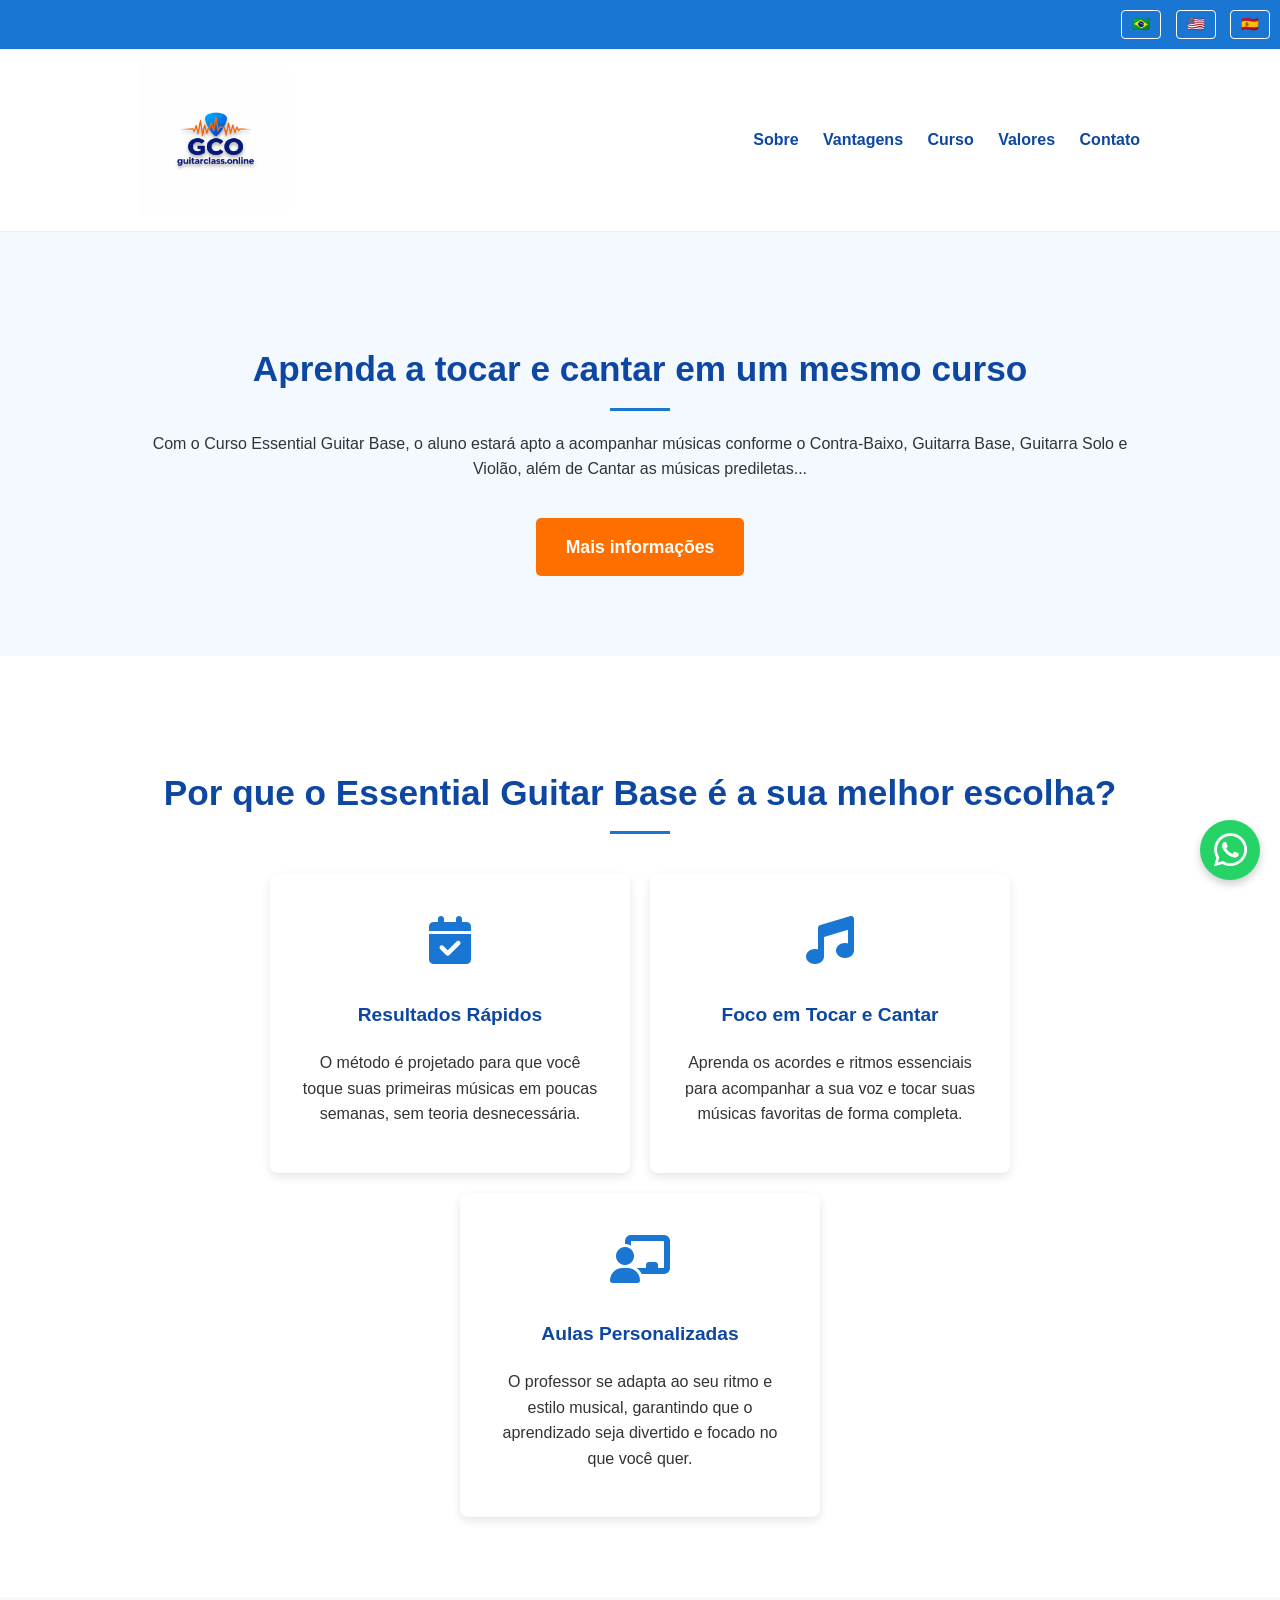
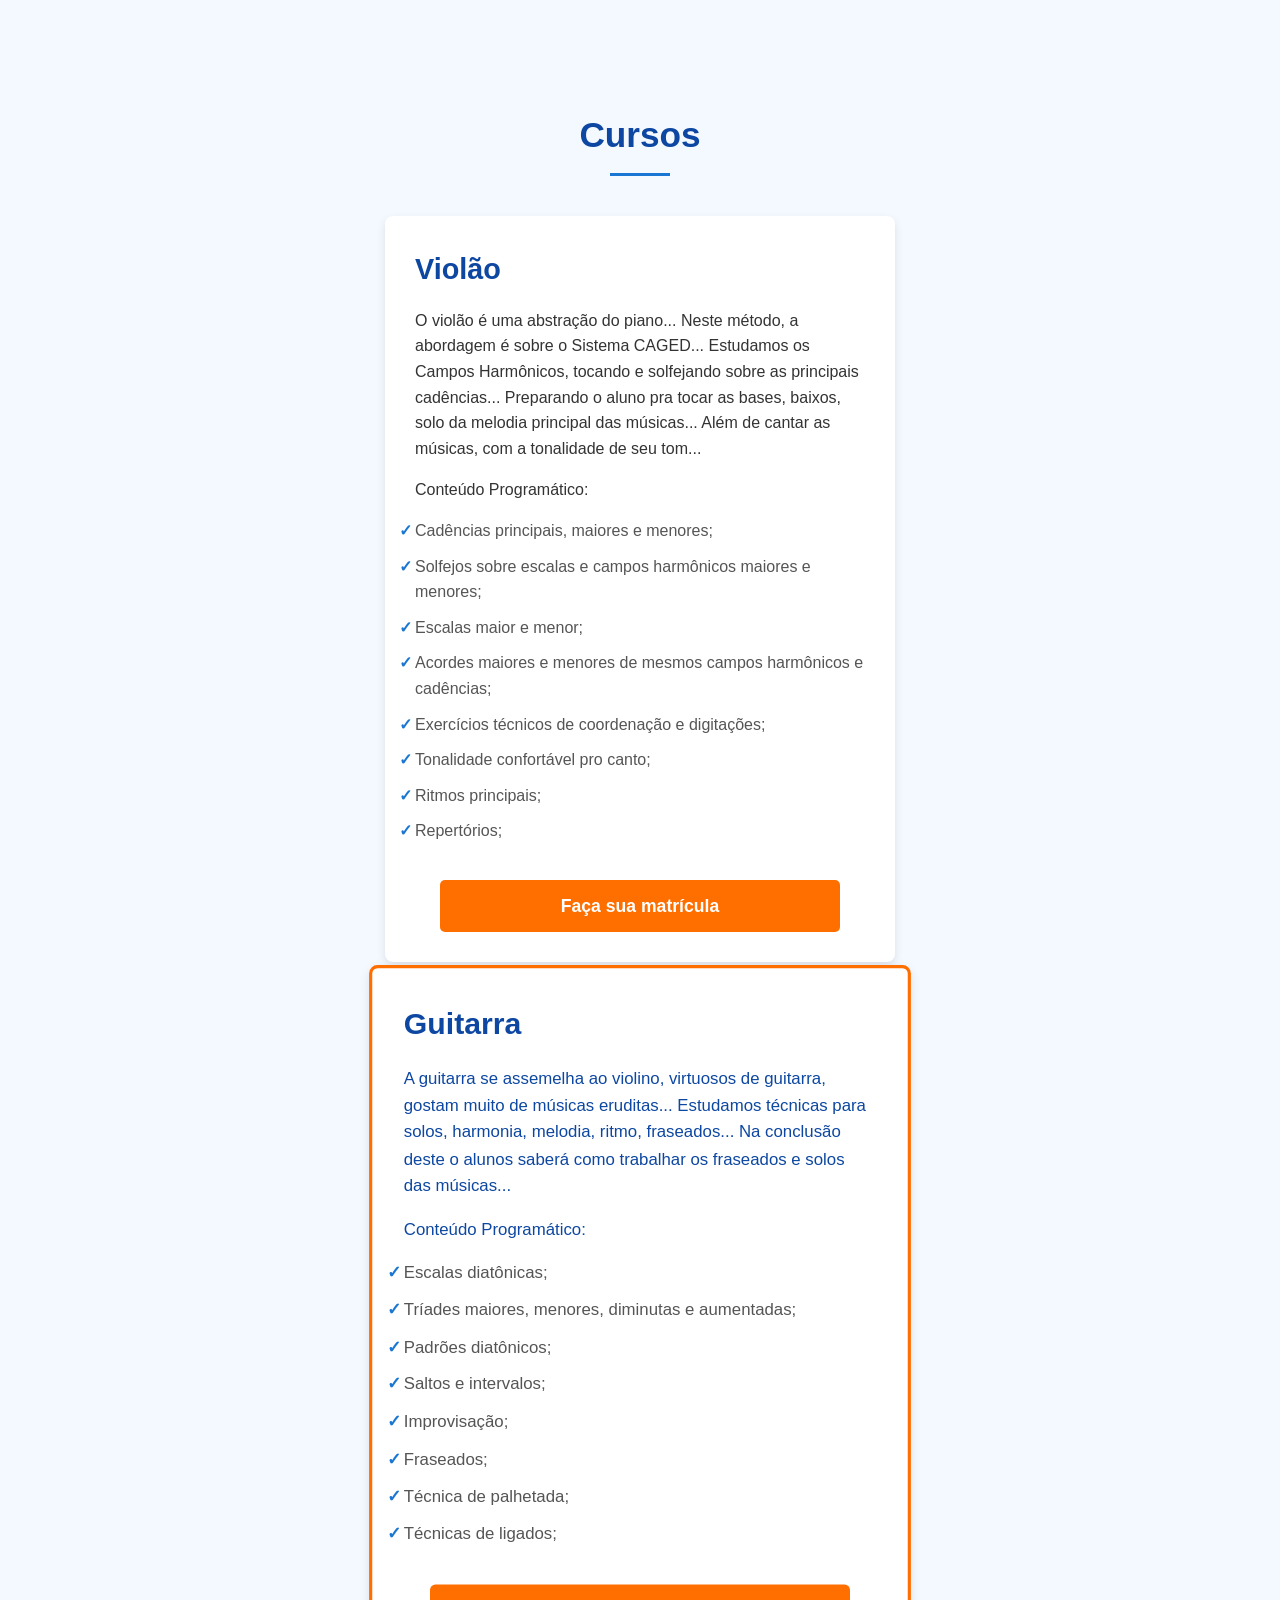
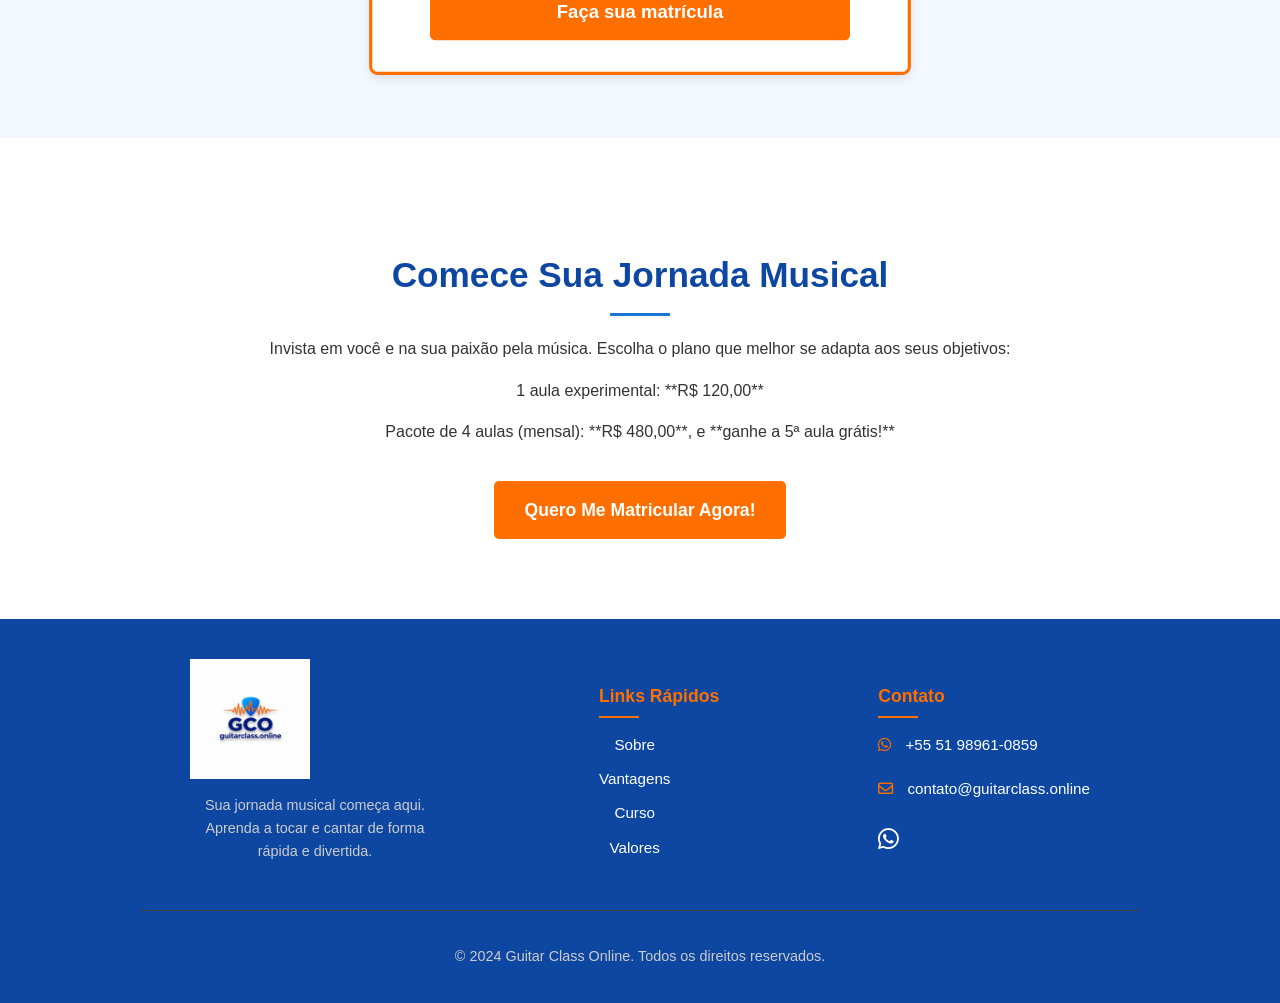
<file: v4/index.html>
<!DOCTYPE html>
<html lang="pt">
<head>
    <meta charset="UTF-8">
    <meta name="viewport" content="width=device-width, initial-scale=1.0">
    <title>Guitar Class Online - Aprenda a Tocar e Cantar</title>

    <link rel="icon" href="favicon.ico" type="image/x-icon">
    <link rel="shortcut icon" href="favicon.png" type="image/png">
    <link rel="stylesheet" href="style.css">
    <link rel="stylesheet" href="https://cdnjs.cloudflare.com/ajax/libs/font-awesome/6.4.0/css/all.min.css">
</head>
<body>

    <div class="language-switcher">
        <button onclick="changeLanguage('pt')">🇧🇷</button>
        <button onclick="changeLanguage('en')">🇺🇸</button>
        <button onclick="changeLanguage('es')">🇪🇸</button>
    </div>

    <header class="main-header">
        <div class="container" style="display: flex; justify-content: space-between; align-items: center; width: 100%;">
            <a href="#"><img src="logo.png" alt="Logotipo Guitar Class Online" class="logo"></a>
            <button class="menu-toggle" id="menu-toggle" aria-label="Toggle navigation">
                <i class="fas fa-bars"></i>
            </button>
            <nav id="main-nav">
                <button class="menu-close" id="menu-close" aria-label="Close navigation">
                    <i class="fas fa-times"></i>
                </button>
                <a href="#about" class="nav-link" data-lang-key="nav_about">Sobre</a>
                <a href="#usp" class="nav-link" data-lang-key="nav_usp">Vantagens</a>
                <a href="#courses" class="nav-link" data-lang-key="nav_courses">Curso</a>
                <a href="#pricing" class="nav-link" data-lang-key="nav_pricing">Valores</a>
                <a href="#contact" class="nav-link" data-lang-key="nav_contact">Contato</a>
            </nav>
        </div>
    </header>

    <section id="about">
        <div class="container">
            <h2 data-lang-key="about_title">Aprenda a tocar e cantar em um mesmo curso</h2>
            <p data-lang-key="about_text">Com o Curso Essential Guitar Base, o aluno estará apto a acompanhar músicas conforme o Contra-Baixo, Guitarra Base, Guitarra Solo e Violão, além de Cantar as músicas prediletas...</p>
            <a href="#courses" class="cta-button" data-lang-key="hero_cta">Mais informações</a>
        </div>
    </section>

    <section id="usp">
        <div class="container">
            <h2 data-lang-key="usp_title">Por que o Essential Guitar Base é a sua melhor escolha?</h2>
            <div class="usp-grid">
                <div class="usp-card">
                    <div class="icon"><i class="fas fa-calendar-check"></i></div>
                    <h3 data-lang-key="usp_1_title">Resultados Rápidos</h3>
                    <p data-lang-key="usp_1_text">O método é projetado para que você toque suas primeiras músicas em poucas semanas, sem teoria desnecessária.</p>
                </div>
                <div class="usp-card">
                    <div class="icon"><i class="fas fa-music"></i></div>
                    <h3 data-lang-key="usp_2_title">Foco em Tocar e Cantar</h3>
                    <p data-lang-key="usp_2_text">Aprenda os acordes e ritmos essenciais para acompanhar a sua voz e tocar suas músicas favoritas de forma completa.</p>
                </div>
                <div class="usp-card">
                    <div class="icon"><i class="fas fa-chalkboard-teacher"></i></div>
                    <h3 data-lang-key="usp_3_title">Aulas Personalizadas</h3>
                    <p data-lang-key="usp_3_text">O professor se adapta ao seu ritmo e estilo musical, garantindo que o aprendizado seja divertido e focado no que você quer.</p>
                </div>
            </div>
        </div>
    </section>

    <section id="courses">
        <div class="container">
            <h2 data-lang-key="courses_title">Cursos</h2>
            <div class="course-grid">
                <div class="course-card">
                    <div>
                        <h3 data-lang-key="course_base_title">Violão</h3>
                        <p data-lang-key="course_base_text"></p>
                        <p data-lang-key="course_program_title"><b>Conteúdo Programático:</b></p>
                        <ul data-lang-key="course_base_program"></ul>
                    </div>
                    <div class="course-card-button">
                        <a href="#pricing" class="cta-button" data-lang-key="enroll_cta">Faça sua matrícula</a>
                    </div>
                </div>

                <div class="course-card course-card-highlighted">
                    <div>
                        <h3 data-lang-key="course_guitar_title">Guitarra</h3>
                        <p data-lang-key="course_guitar_text"></p>
                        <p data-lang-key="course_program_title"><b>Conteúdo Programático:</b></p>
                        <ul data-lang-key="course_guitar_program"></ul>
                    </div>
                    <div class="course-card-button">
                        <a href="#pricing" class="cta-button" data-lang-key="enroll_cta">Faça sua matrícula</a>
                    </div>
                </div>
            </div>
        </div>
    </section>

    <section id="pricing">
        <div class="container">
            <h2 data-lang-key="pricing_title">Comece Sua Jornada Musical</h2>
            <p data-lang-key="pricing_text">Invista em você e na sua paixão pela música. Escolha o plano que melhor se adapta aos seus objetivos:</p>
            <p data-lang-key="pricing_promo">1 aula experimental: **R$ 120,00**</p>
            <p data-lang-key="pricing_promo_2">Pacote de 4 aulas (mensal): **R$ 480,00**, e **ganhe a 5ª aula grátis!**</p>
            <a href="https://wa.me/5551989610859" class="cta-button" data-lang-key="pricing_cta">Quero Me Matricular Agora!</a>
        </div>
    </section>

    <footer id="contact">
        <div class="container">
            <div class="footer-content">
                <div class="footer-section footer-logo">
                    <img src="logo.png" alt="Logotipo Guitar Class Online">
                    <p data-lang-key="footer_description">Sua jornada musical começa aqui. Aprenda a tocar e cantar de forma rápida e divertida.</p>
                </div>
                <div class="footer-section">
                    <h4 data-lang-key="footer_links_title">Links Rápidos</h4>
                    <ul class="footer-nav">
                        <li><a href="#about" data-lang-key="nav_about">Sobre</a></li>
                        <li><a href="#usp" data-lang-key="nav_usp">Vantagens</a></li>
                        <li><a href="#courses" data-lang-key="nav_courses">Curso</a></li>
                        <li><a href="#pricing" data-lang-key="nav_pricing">Valores</a></li>
                    </ul>
                </div>
                <div class="footer-section">
                    <h4 data-lang-key="footer_contact_title">Contato</h4>
                    <ul class="contact-info">
                        <li><a href="https://wa.me/5551989610859" target="_blank" rel="noopener noreferrer"><i class="fab fa-whatsapp"></i> +55 51 98961-0859</a></li>
                        <li><a href="mailto:contato@guitarclass.online"><i class="far fa-envelope"></i> contato@guitarclass.online</a></li>
                    </ul>
                    <div class="social-links">
                        <a href="https://wa.me/5551989610859" target="_blank" rel="noopener noreferrer" title="WhatsApp"><i class="fab fa-whatsapp"></i></a>
                    </div>
                </div>
            </div>
            <div class="footer-bottom">
                <p class="copyright" data-lang-key="footer_copyright">&copy; 2024 Guitar Class Online. Todos os direitos reservados.</p>
            </div>
        </div>
    </footer>

    <a href="https://wa.me/5551989610859" class="whatsapp-button" target="_blank" rel="noopener noreferrer">
        <i class="fab fa-whatsapp"></i>
    </a>

    <script src="script.js"></script>
  </body>
</html>
</file>
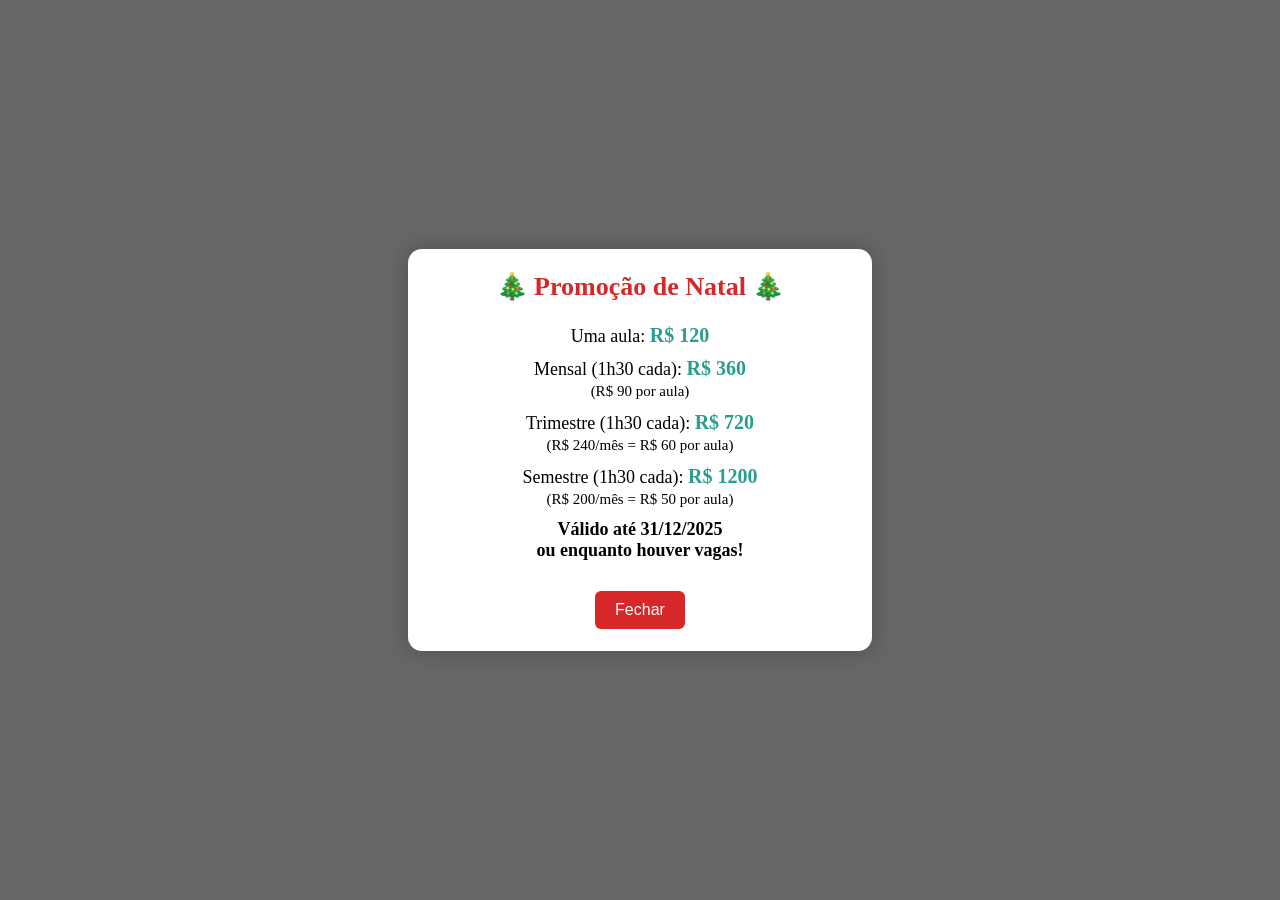
<file: promocao-natal.html>
<!DOCTYPE html>
<html lang="pt-br">
<head>
<meta charset="UTF-8">
<meta name="viewport" content="width=device-width, initial-scale=1.0">
<title>Promoção de Natal</title>

<style>
    #promoNatalOverlay {
        position: fixed;
        inset: 0;
        background: rgba(0,0,0,0.6);
        display: none;
        justify-content: center;
        align-items: center;
        z-index: 99999;
    }

    #promoNatalPopup {
        background: white;
        width: 90%;
        max-width: 420px;
        border-radius: 14px;
        padding: 22px;
        text-align: center;
        animation: fadeIn 0.35s ease;
        box-shadow: 0 0 22px rgba(0,0,0,0.25);
    }

    #promoNatalPopup h2 {
        margin-top: 0;
        font-size: 26px;
        color: #d62828;
        font-weight: bold;
    }

    #promoNatalPopup p {
        font-size: 18px;
        margin: 10px 0;
    }

    #promoNatalPopup .valor {
        font-size: 20px;
        font-weight: bold;
        color: #2a9d8f;
    }

    #promoNatalFechar {
        margin-top: 20px;
        background: #d62828;
        color: white;
        padding: 10px 20px;
        border: none;
        border-radius: 6px;
        cursor: pointer;
        font-size: 16px;
        transition: 0.3s;
    }

    #promoNatalFechar:hover {
        background: #b71c1c;
    }

    @keyframes fadeIn {
        from { opacity: 0; transform: scale(0.9); }
        to { opacity: 1; transform: scale(1); }
    }
</style>
</head>

<body>

<div id="promoNatalOverlay">
    <div id="promoNatalPopup">
        <h2>🎄 Promoção de Natal 🎄</h2>

        <p>Uma aula: <span class="valor">R$ 120</span></p>

        <p>Mensal (1h30 cada):  
            <span class="valor">R$ 360</span><br>
            <small>(R$ 90 por aula)</small>
        </p>

        <p>Trimestre (1h30 cada):  
            <span class="valor">R$ 720</span><br>
            <small>(R$ 240/mês = R$ 60 por aula)</small>
        </p>

        <p>Semestre (1h30 cada):  
            <span class="valor">R$ 1200</span><br>
            <small>(R$ 200/mês = R$ 50 por aula)</small>
        </p>

        <p><strong>Válido até 31/12/2025<br>ou enquanto houver vagas!</strong></p>

        <button id="promoNatalFechar">Fechar</button>
    </div>
</div>

<script>
    function abrirPromoNatal() {
        document.getElementById("promoNatalOverlay").style.display = "flex";
    }

    function fecharPromoNatal() {
        document.getElementById("promoNatalOverlay").style.display = "none";
    }

    document.addEventListener("DOMContentLoaded", function () {
        document.getElementById("promoNatalFechar").onclick = fecharPromoNatal;

        document.getElementById("promoNatalOverlay").onclick = function (e) {
            if (e.target.id === "promoNatalOverlay") fecharPromoNatal();
        };
    });

    // Abre automaticamente quando carregado pelo index
    window.onload = abrirPromoNatal;
</script>

</body>
</html>
</file>
<file: v3/style.css>
:root {
    --primary-color: #1976d2;
    --secondary-color: #2196f3;
    --dark-color: #0d47a1;
    --text-color: #333;
    --background-color: #f4f8ff;
    --card-background: #fff;
    --accent-color: #ff6f00;
}

body {
    font-family: 'Arial', sans-serif;
    margin: 0;
    padding: 0;
    background-color: var(--background-color);
    color: var(--text-color);
    line-height: 1.6;
}

.container {
    max-width: 1000px;
    margin: 0 auto;
    padding: 0 20px;
}

/* --- Estilos do Novo Cabeçalho --- */
.main-header {
    background-color: var(--card-background);
    padding: 1rem 20px;
    border-bottom: 1px solid #eee;
    display: flex;
    justify-content: space-between;
    align-items: center;
}

.main-header .logo {
    max-width: 150px;
    height: auto;
    display: block;
}

.main-header nav a {
    color: var(--dark-color);
    margin-left: 20px;
    text-decoration: none;
    font-weight: bold;
    transition: color 0.3s ease;
}

.main-header nav a:hover {
    color: var(--primary-color);
}

/* Estilos do Menu Hamburguer */
.menu-toggle {
    display: none;
    background: none;
    border: none;
    cursor: pointer;
    font-size: 1.5rem;
    color: var(--dark-color);
}

.menu-close {
    display: none;
    background: none;
    border: none;
    cursor: pointer;
    font-size: 1.5rem;
    color: var(--dark-color);
    position: absolute;
    top: 20px;
    right: 20px;
}

/* Estilos para telas pequenas (Mobile) */
@media (max-width: 768px) {
    .main-header .container {
        justify-content: space-between;
        align-items: center;
    }

    .main-header nav {
        display: none;
        flex-direction: column;
        position: fixed;
        top: 0;
        right: 0;
        width: 70%;
        max-width: 300px;
        height: 100%;
        background-color: var(--card-background);
        box-shadow: -2px 0 5px rgba(0,0,0,0.2);
        padding-top: 60px;
        z-index: 1001;
        transition: transform 0.3s ease-in-out;
        transform: translateX(100%);
    }

    .main-header nav.open {
        display: flex;
        transform: translateX(0);
    }

    .main-header nav a {
        margin: 0;
        padding: 15px 20px;
        border-bottom: 1px solid #eee;
        width: 100%;
        text-align: left;
    }

    .main-header nav a:last-child {
        border-bottom: none;
    }

    .menu-toggle {
        display: block;
    }
    
    .main-header nav.open .menu-close {
        display: block;
    }
}

/* --- Fim dos Estilos do Novo Cabeçalho --- */

section {
    padding: 80px 0;
    text-align: center;
}

section:nth-child(even) {
    background-color: #fff;
}

section h2 {
    font-size: 2.2rem;
    margin-bottom: 20px;
    color: var(--dark-color);
    position: relative;
}

section h2::after {
    content: '';
    display: block;
    width: 60px;
    height: 3px;
    background: var(--primary-color);
    margin: 10px auto 0;
}

.cta-button {
    background-color: var(--accent-color);
    color: #fff;
    padding: 15px 30px;
    text-decoration: none;
    border-radius: 5px;
    font-size: 1.1rem;
    font-weight: bold;
    margin-top: 20px;
    display: inline-block;
    transition: background-color 0.3s ease, transform 0.3s ease;
}

.cta-button:hover {
    background-color: #f57c00;
    transform: scale(1.05);
}

.usp-grid {
    display: flex;
    justify-content: center;
    flex-wrap: wrap;
    gap: 20px;
    margin-top: 40px;
}

.usp-card {
    background: var(--card-background);
    border-radius: 8px;
    box-shadow: 0 4px 10px rgba(0,0,0,0.1);
    padding: 30px;
    max-width: 300px;
    text-align: center;
    transition: transform 0.3s ease;
}

.usp-card:hover {
    transform: translateY(-5px);
}

.usp-card .icon {
    font-size: 3rem;
    color: var(--primary-color);
    margin-bottom: 15px;
}

.usp-card h3 {
    font-size: 1.2rem;
    color: var(--dark-color);
}

.course-grid {
    display: flex;
    justify-content: center;
    flex-wrap: wrap;
    gap: 20px;
    margin-top: 40px;
}

.course-card {
    background: var(--card-background);
    border-radius: 8px;
    box-shadow: 0 4px 10px rgba(0,0,0,0.1);
    padding: 30px;
    max-width: 450px;
    text-align: left;
    transition: transform 0.3s ease, box-shadow 0.3s ease;
    display: flex;
    flex-direction: column;
    justify-content: space-between;
}

.course-card:hover {
    transform: translateY(-10px);
    box-shadow: 0 8px 20px rgba(0,0,0,0.15);
}

.course-card-highlighted {
    background-color: var(--card-background); 
    border: 3px solid var(--accent-color);
    transform: scale(1.05);
}

.course-card-highlighted h3, .course-card-highlighted p, .course-card-highlighted b {
    color: var(--dark-color); 
}

.course-card-highlighted ul li, .course-card-highlighted li {
    color: var(--text-color); 
}

.course-card-highlighted h3 {
    color: var(--primary-color);
}

.course-card-highlighted ul li::before {
    color: var(--primary-color); 
}

.course-card h3 {
    color: var(--dark-color);
    font-size: 1.8rem;
    margin-top: 0;
    margin-bottom: 10px;
}

.course-card p {
    font-size: 1rem;
    margin-bottom: 15px;
}

.course-card ul {
    list-style: none;
    padding: 0;
    margin-top: 15px;
}

.course-card ul li {
    margin-bottom: 10px;
    font-size: 1rem;
    color: #555;
    text-align: left;
}

.course-card ul li b {
    color: var(--dark-color);
}

.course-card-highlighted ul li b {
    color: var(--dark-color); 
}

.course-card ul li::before {
    content: '✓';
    color: var(--primary-color);
    font-weight: bold;
    display: inline-block;
    width: 1em;
    margin-left: -1em;
}

.course-card-button {
    margin-top: auto; 
    display: block;
    text-align: center;
}

.course-card-button .cta-button {
    margin-top: 20px;
    width: 80%;
    padding: 12px 20px;
}

.language-switcher {
    text-align: right;
    padding: 10px;
    background-color: var(--primary-color);
}

.language-switcher button {
    background: none;
    border: 1px solid #fff;
    color: #fff;
    cursor: pointer;
    margin-left: 10px;
    font-size: 0.9rem;
    padding: 5px 10px;
    border-radius: 4px;
    transition: background-color 0.3s ease;
}

.language-switcher button:hover {
    background-color: var(--dark-color);
}

.whatsapp-button {
    position: fixed;
    bottom: 20px;
    right: 20px;
    background-color: #25d366;
    color: #fff;
    border-radius: 50%;
    width: 60px;
    height: 60px;
    display: flex;
    align-items: center;
    justify-content: center;
    font-size: 38px;
    box-shadow: 0 4px 8px rgba(0, 0, 0, 0.2);
    z-index: 1000;
    text-decoration: none;
    transition: transform 0.3s ease;
}

.whatsapp-button:hover {
    transform: scale(1.1);
}

/* --- Início dos Estilos do Novo Rodapé --- */
footer {
    background-color: var(--dark-color);
    color: #fff;
    padding: 40px 0 20px;
}

footer .container {
    display: flex;
    flex-direction: column;
    align-items: center;
    text-align: center;
}

.footer-content {
    display: flex;
    justify-content: space-between;
    align-items: flex-start;
    width: 100%;
    max-width: 900px;
    flex-wrap: wrap;
    gap: 30px;
}

.footer-logo img {
    max-width: 120px;
    margin-bottom: 15px;
}

.footer-logo p {
    font-size: 0.9rem;
    max-width: 250px;
    color: #ccc;
    margin: 0;
}

.footer-section {
    display: flex;
    flex-direction: column;
    align-items: flex-start;
}

.footer-section h4 {
    color: var(--accent-color);
    font-size: 1.1rem;
    margin-bottom: 15px;
    position: relative;
}

.footer-section h4::after {
    content: '';
    display: block;
    width: 40px;
    height: 2px;
    background: var(--accent-color);
    margin-top: 5px;
}

.footer-section .footer-nav, .footer-section .contact-info, .footer-section .social-links {
    list-style: none;
    padding: 0;
    margin: 0;
}

.footer-section .footer-nav a, .footer-section .contact-info a {
    color: #fff;
    text-decoration: none;
    transition: color 0.3s ease;
    display: block;
    margin-bottom: 10px;
    font-size: 0.95rem;
}

.footer-section .footer-nav a:hover, .footer-section .contact-info a:hover {
    color: var(--accent-color);
}

.contact-info li {
    display: flex;
    align-items: center;
    margin-bottom: 10px;
}

.contact-info li i {
    margin-right: 10px;
    color: var(--accent-color);
}

.social-links {
    display: flex;
    gap: 15px;
    margin-top: 10px;
}

.social-links a {
    color: #fff;
    font-size: 1.5rem;
    transition: color 0.3s ease, transform 0.3s ease;
}

.social-links a:hover {
    color: var(--accent-color);
    transform: scale(1.1);
}

.footer-bottom {
    margin-top: 40px;
    padding-top: 20px;
    border-top: 1px solid #444;
    width: 100%;
    text-align: center;
}

.footer-bottom .copyright {
    font-size: 0.9rem;
    color: #ccc;
}

@media (max-width: 768px) {
    .footer-content {
        flex-direction: column;
        align-items: center;
    }

    .footer-section {
        align-items: center;
        width: 100%;
    }
    
    .footer-section h4::after {
        margin: 5px auto 0;
    }
    
    .footer-logo {
        text-align: center;
    }
    
    .footer-section .footer-nav a, .footer-section .contact-info a {
        text-align: center;
    }
}
/* --- Fim dos Estilos do Novo Rodapé --- */
</file>
<file: v4/style.css>
:root {
    --primary-color: #1976d2;
    --secondary-color: #2196f3;
    --dark-color: #0d47a1;
    --text-color: #333;
    --background-color: #f4f8ff;
    --card-background: #fff;
    --accent-color: #ff6f00;
}

body {
    font-family: 'Arial', sans-serif;
    margin: 0;
    padding: 0;
    background-color: var(--background-color);
    color: var(--text-color);
    line-height: 1.6;
}

.container {
    max-width: 1000px;
    margin: 0 auto;
    padding: 0 20px;
}

/* --- Estilos do Novo Cabeçalho --- */
.main-header {
    background-color: var(--card-background);
    padding: 1rem 20px;
    border-bottom: 1px solid #eee;
    display: flex;
    justify-content: space-between;
    align-items: center;
}

.main-header .logo {
    max-width: 150px;
    height: auto;
    display: block;
}

.main-header nav a {
    color: var(--dark-color);
    margin-left: 20px;
    text-decoration: none;
    font-weight: bold;
    transition: color 0.3s ease;
}

.main-header nav a:hover {
    color: var(--primary-color);
}

/* Estilos do Menu Hamburguer */
.menu-toggle {
    display: none;
    background: none;
    border: none;
    cursor: pointer;
    font-size: 1.5rem;
    color: var(--dark-color);
}

.menu-close {
    display: none;
    background: none;
    border: none;
    cursor: pointer;
    font-size: 1.5rem;
    color: var(--dark-color);
    position: absolute;
    top: 20px;
    right: 20px;
}

/* Estilos para telas pequenas (Mobile) */
@media (max-width: 768px) {
    .main-header .container {
        justify-content: space-between;
        align-items: center;
    }

    .main-header nav {
        display: none;
        flex-direction: column;
        position: fixed;
        top: 0;
        right: 0;
        width: 70%;
        max-width: 300px;
        height: 100%;
        background-color: var(--card-background);
        box-shadow: -2px 0 5px rgba(0,0,0,0.2);
        padding-top: 60px;
        z-index: 1001;
        transition: transform 0.3s ease-in-out;
        transform: translateX(100%);
    }

    .main-header nav.open {
        display: flex;
        transform: translateX(0);
    }

    .main-header nav a {
        margin: 0;
        padding: 15px 20px;
        border-bottom: 1px solid #eee;
        width: 100%;
        text-align: left;
    }

    .main-header nav a:last-child {
        border-bottom: none;
    }

    .menu-toggle {
        display: block;
    }
    
    .main-header nav.open .menu-close {
        display: block;
    }
}

/* --- Fim dos Estilos do Novo Cabeçalho --- */

section {
    padding: 80px 0;
    text-align: center;
}

section:nth-child(even) {
    background-color: #fff;
}

section h2 {
    font-size: 2.2rem;
    margin-bottom: 20px;
    color: var(--dark-color);
    position: relative;
}

section h2::after {
    content: '';
    display: block;
    width: 60px;
    height: 3px;
    background: var(--primary-color);
    margin: 10px auto 0;
}

.cta-button {
    background-color: var(--accent-color);
    color: #fff;
    padding: 15px 30px;
    text-decoration: none;
    border-radius: 5px;
    font-size: 1.1rem;
    font-weight: bold;
    margin-top: 20px;
    display: inline-block;
    transition: background-color 0.3s ease, transform 0.3s ease;
}

.cta-button:hover {
    background-color: #f57c00;
    transform: scale(1.05);
}

.usp-grid {
    display: flex;
    justify-content: center;
    flex-wrap: wrap;
    gap: 20px;
    margin-top: 40px;
}

.usp-card {
    background: var(--card-background);
    border-radius: 8px;
    box-shadow: 0 4px 10px rgba(0,0,0,0.1);
    padding: 30px;
    max-width: 300px;
    text-align: center;
    transition: transform 0.3s ease;
}

.usp-card:hover {
    transform: translateY(-5px);
}

.usp-card .icon {
    font-size: 3rem;
    color: var(--primary-color);
    margin-bottom: 15px;
}

.usp-card h3 {
    font-size: 1.2rem;
    color: var(--dark-color);
}

.course-grid {
    display: flex;
    justify-content: center;
    flex-wrap: wrap;
    gap: 20px;
    margin-top: 40px;
}

.course-card {
    background: var(--card-background);
    border-radius: 8px;
    box-shadow: 0 4px 10px rgba(0,0,0,0.1);
    padding: 30px;
    max-width: 450px;
    text-align: left;
    transition: transform 0.3s ease, box-shadow 0.3s ease;
    display: flex;
    flex-direction: column;
    justify-content: space-between;
}

.course-card:hover {
    transform: translateY(-10px);
    box-shadow: 0 8px 20px rgba(0,0,0,0.15);
}

.course-card-highlighted {
    background-color: var(--card-background); 
    border: 3px solid var(--accent-color);
    transform: scale(1.05);
}

.course-card-highlighted h3, .course-card-highlighted p, .course-card-highlighted b {
    color: var(--dark-color); 
}

.course-card-highlighted ul li, .course-card-highlighted li {
    color: var(--text-color); 
}

.course-card-highlighted h3 {
    color: var(--primary-color);
}

.course-card-highlighted ul li::before {
    color: var(--primary-color); 
}

.course-card h3 {
    color: var(--dark-color);
    font-size: 1.8rem;
    margin-top: 0;
    margin-bottom: 10px;
}

.course-card p {
    font-size: 1rem;
    margin-bottom: 15px;
}

.course-card ul {
    list-style: none;
    padding: 0;
    margin-top: 15px;
}

.course-card ul li {
    margin-bottom: 10px;
    font-size: 1rem;
    color: #555;
    text-align: left;
}

.course-card ul li b {
    color: var(--dark-color);
}

.course-card-highlighted ul li b {
    color: var(--dark-color); 
}

.course-card ul li::before {
    content: '✓';
    color: var(--primary-color);
    font-weight: bold;
    display: inline-block;
    width: 1em;
    margin-left: -1em;
}

.course-card-button {
    margin-top: auto; 
    display: block;
    text-align: center;
}

.course-card-button .cta-button {
    margin-top: 20px;
    width: 80%;
    padding: 12px 20px;
}

.language-switcher {
    text-align: right;
    padding: 10px;
    background-color: var(--primary-color);
}

.language-switcher button {
    background: none;
    border: 1px solid #fff;
    color: #fff;
    cursor: pointer;
    margin-left: 10px;
    font-size: 0.9rem;
    padding: 5px 10px;
    border-radius: 4px;
    transition: background-color 0.3s ease;
}

.language-switcher button:hover {
    background-color: var(--dark-color);
}

.whatsapp-button {
    position: fixed;
    bottom: 20px;
    right: 20px;
    background-color: #25d366;
    color: #fff;
    border-radius: 50%;
    width: 60px;
    height: 60px;
    display: flex;
    align-items: center;
    justify-content: center;
    font-size: 38px;
    box-shadow: 0 4px 8px rgba(0, 0, 0, 0.2);
    z-index: 1000;
    text-decoration: none;
    transition: transform 0.3s ease;
}

.whatsapp-button:hover {
    transform: scale(1.1);
}

/* --- Início dos Estilos do Novo Rodapé --- */
footer {
    background-color: var(--dark-color);
    color: #fff;
    padding: 40px 0 20px;
}

footer .container {
    display: flex;
    flex-direction: column;
    align-items: center;
    text-align: center;
}

.footer-content {
    display: flex;
    justify-content: space-between;
    align-items: flex-start;
    width: 100%;
    max-width: 900px;
    flex-wrap: wrap;
    gap: 30px;
}

.footer-logo img {
    max-width: 120px;
    margin-bottom: 15px;
}

.footer-logo p {
    font-size: 0.9rem;
    max-width: 250px;
    color: #ccc;
    margin: 0;
}

.footer-section {
    display: flex;
    flex-direction: column;
    align-items: flex-start;
}

.footer-section h4 {
    color: var(--accent-color);
    font-size: 1.1rem;
    margin-bottom: 15px;
    position: relative;
}

.footer-section h4::after {
    content: '';
    display: block;
    width: 40px;
    height: 2px;
    background: var(--accent-color);
    margin-top: 5px;
}

.footer-section .footer-nav, .footer-section .contact-info, .footer-section .social-links {
    list-style: none;
    padding: 0;
    margin: 0;
}

.footer-section .footer-nav a, .footer-section .contact-info a {
    color: #fff;
    text-decoration: none;
    transition: color 0.3s ease;
    display: block;
    margin-bottom: 10px;
    font-size: 0.95rem;
}

.footer-section .footer-nav a:hover, .footer-section .contact-info a:hover {
    color: var(--accent-color);
}

.contact-info li {
    display: flex;
    align-items: center;
    margin-bottom: 10px;
}

.contact-info li i {
    margin-right: 10px;
    color: var(--accent-color);
}

.social-links {
    display: flex;
    gap: 15px;
    margin-top: 10px;
}

.social-links a {
    color: #fff;
    font-size: 1.5rem;
    transition: color 0.3s ease, transform 0.3s ease;
}

.social-links a:hover {
    color: var(--accent-color);
    transform: scale(1.1);
}

.footer-bottom {
    margin-top: 40px;
    padding-top: 20px;
    border-top: 1px solid #444;
    width: 100%;
    text-align: center;
}

.footer-bottom .copyright {
    font-size: 0.9rem;
    color: #ccc;
}

@media (max-width: 768px) {
    .footer-content {
        flex-direction: column;
        align-items: center;
    }

    .footer-section {
        align-items: center;
        width: 100%;
    }
    
    .footer-section h4::after {
        margin: 5px auto 0;
    }
    
    .footer-logo {
        text-align: center;
    }
    
    .footer-section .footer-nav a, .footer-section .contact-info a {
        text-align: center;
    }
}
/* --- Fim dos Estilos do Novo Rodapé --- */
</file>
